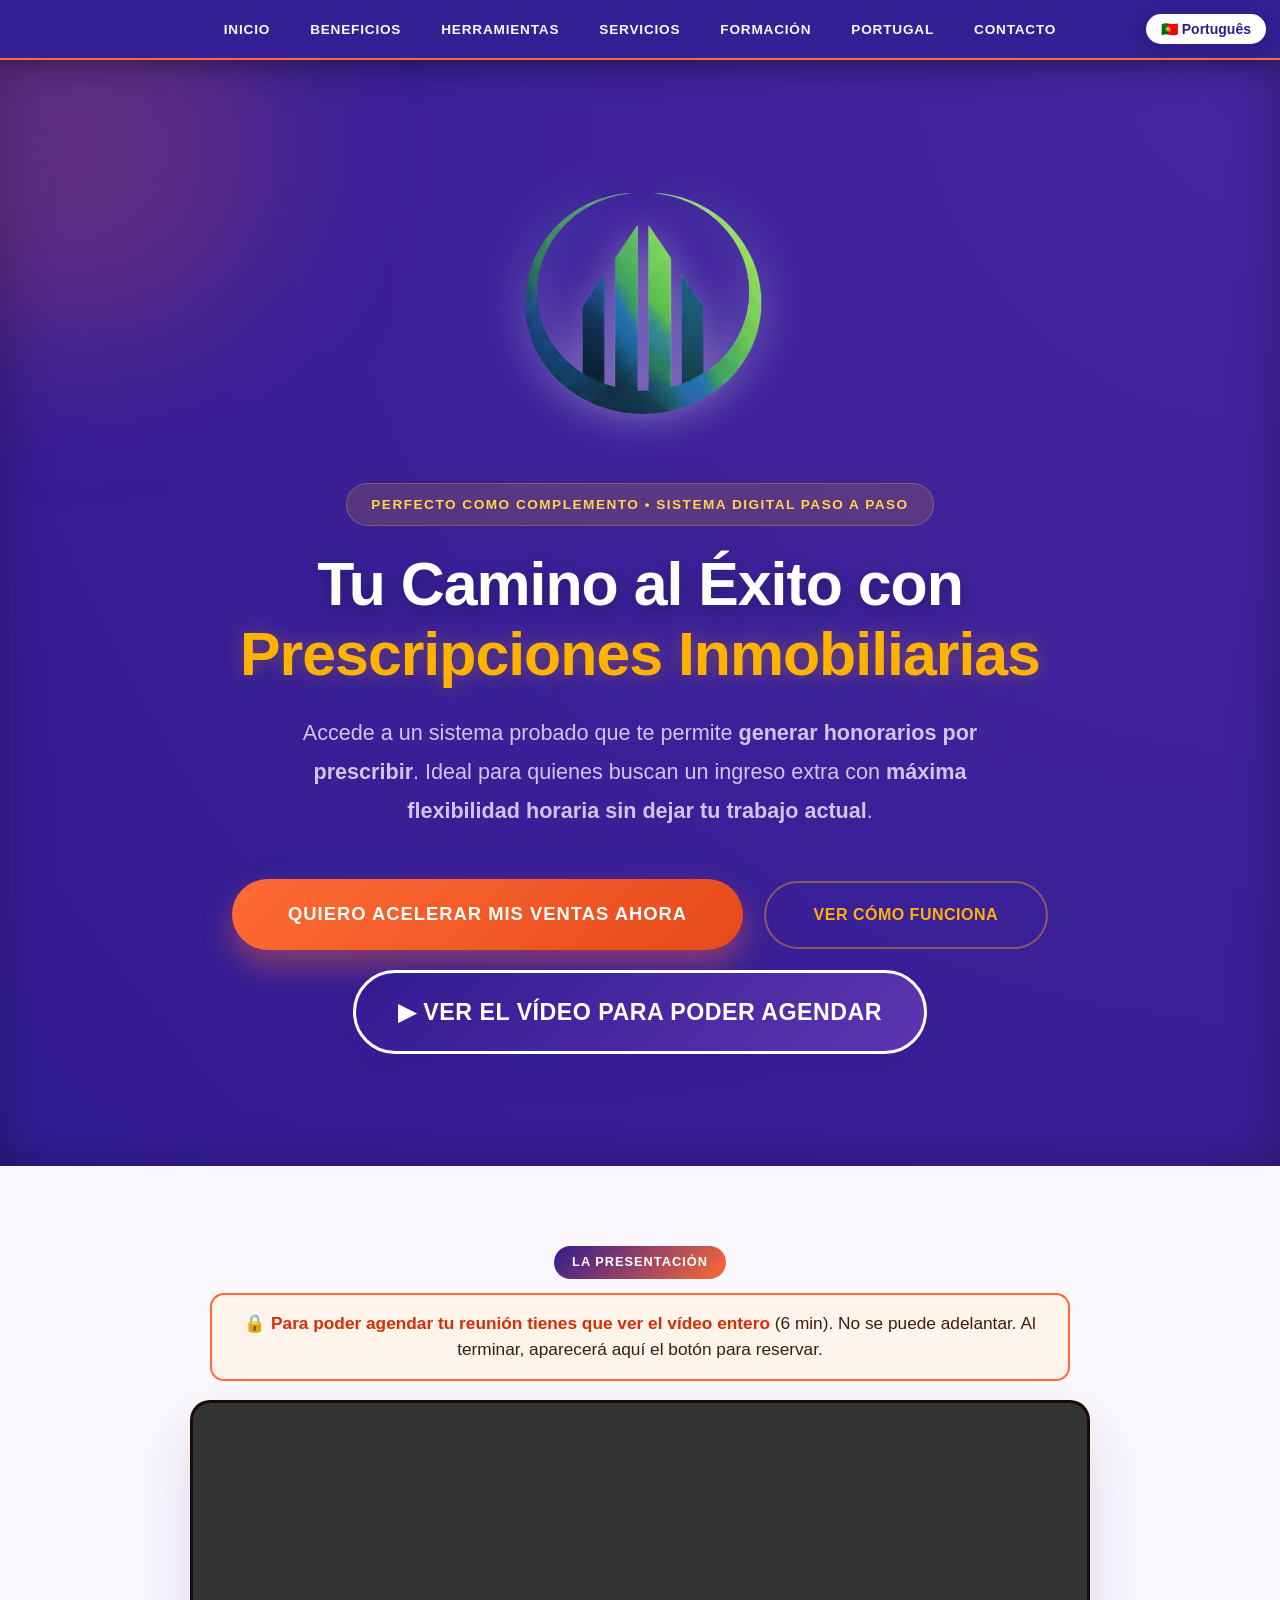
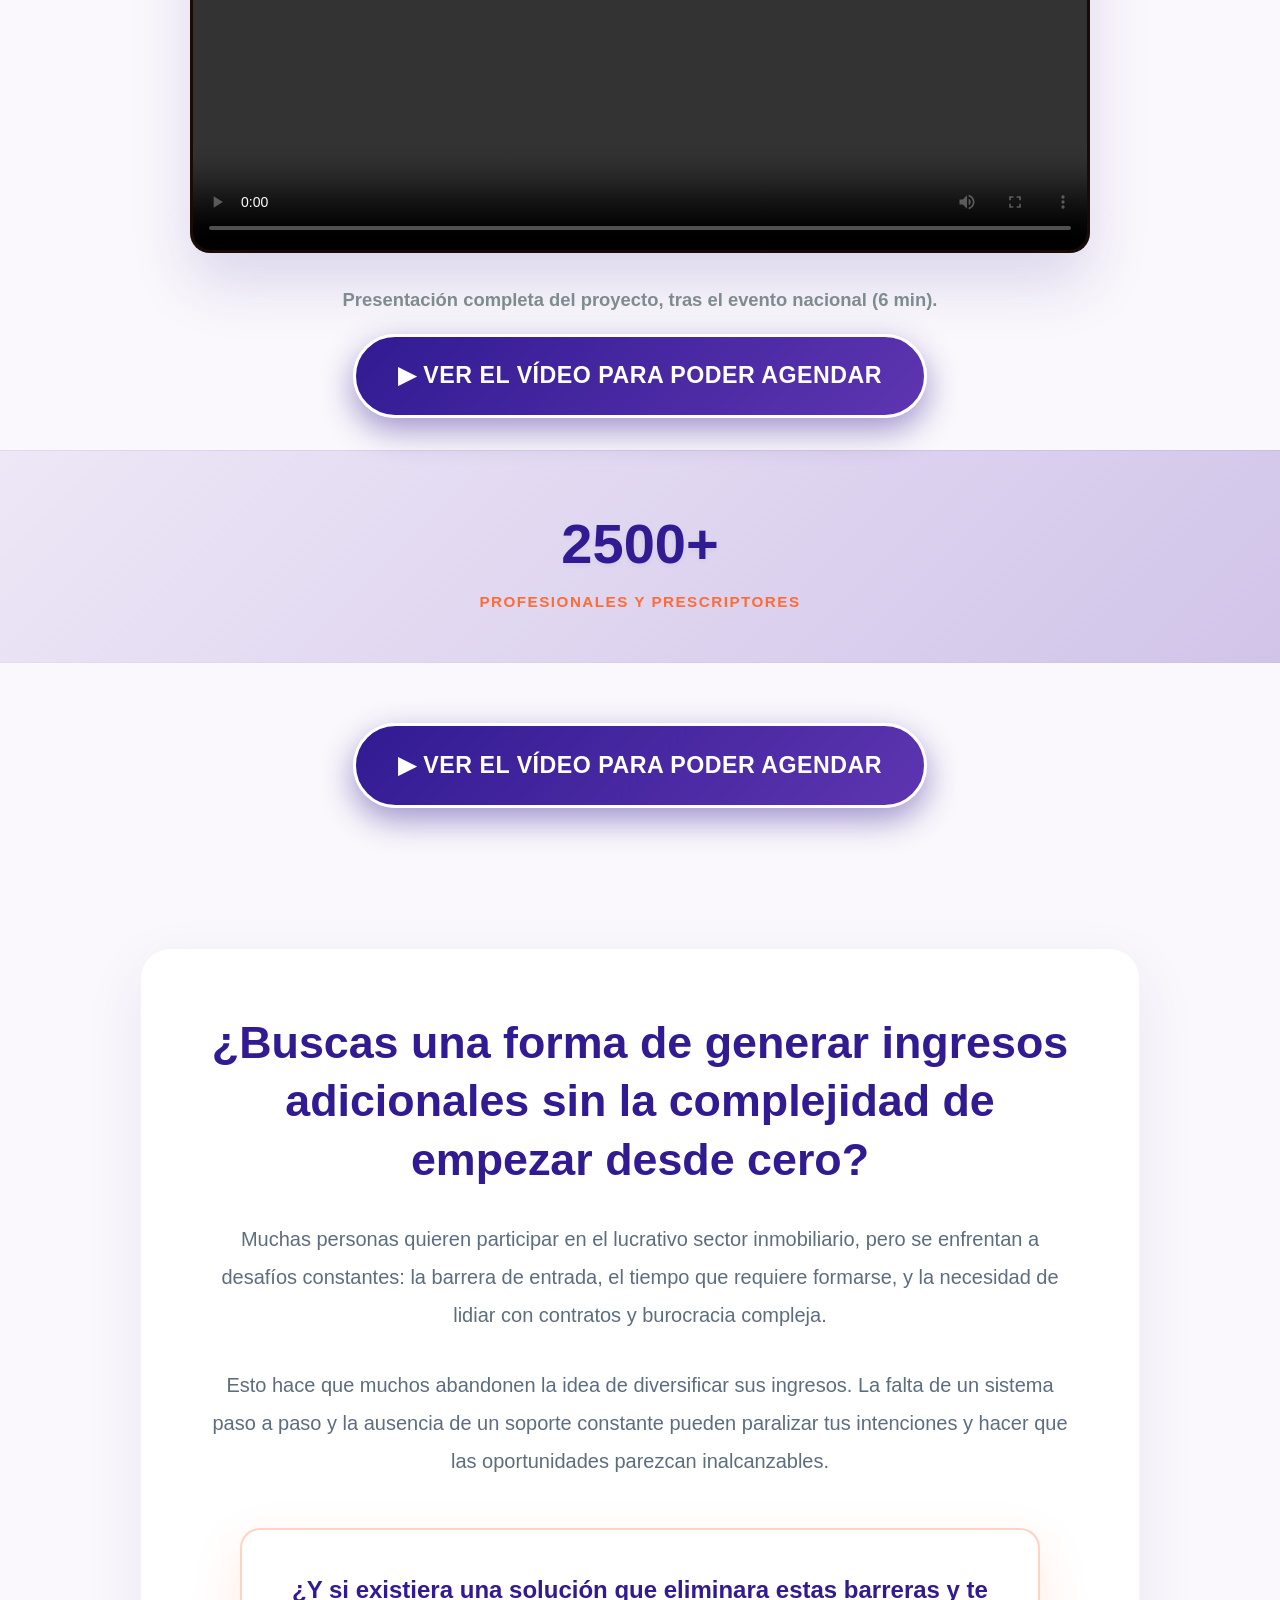
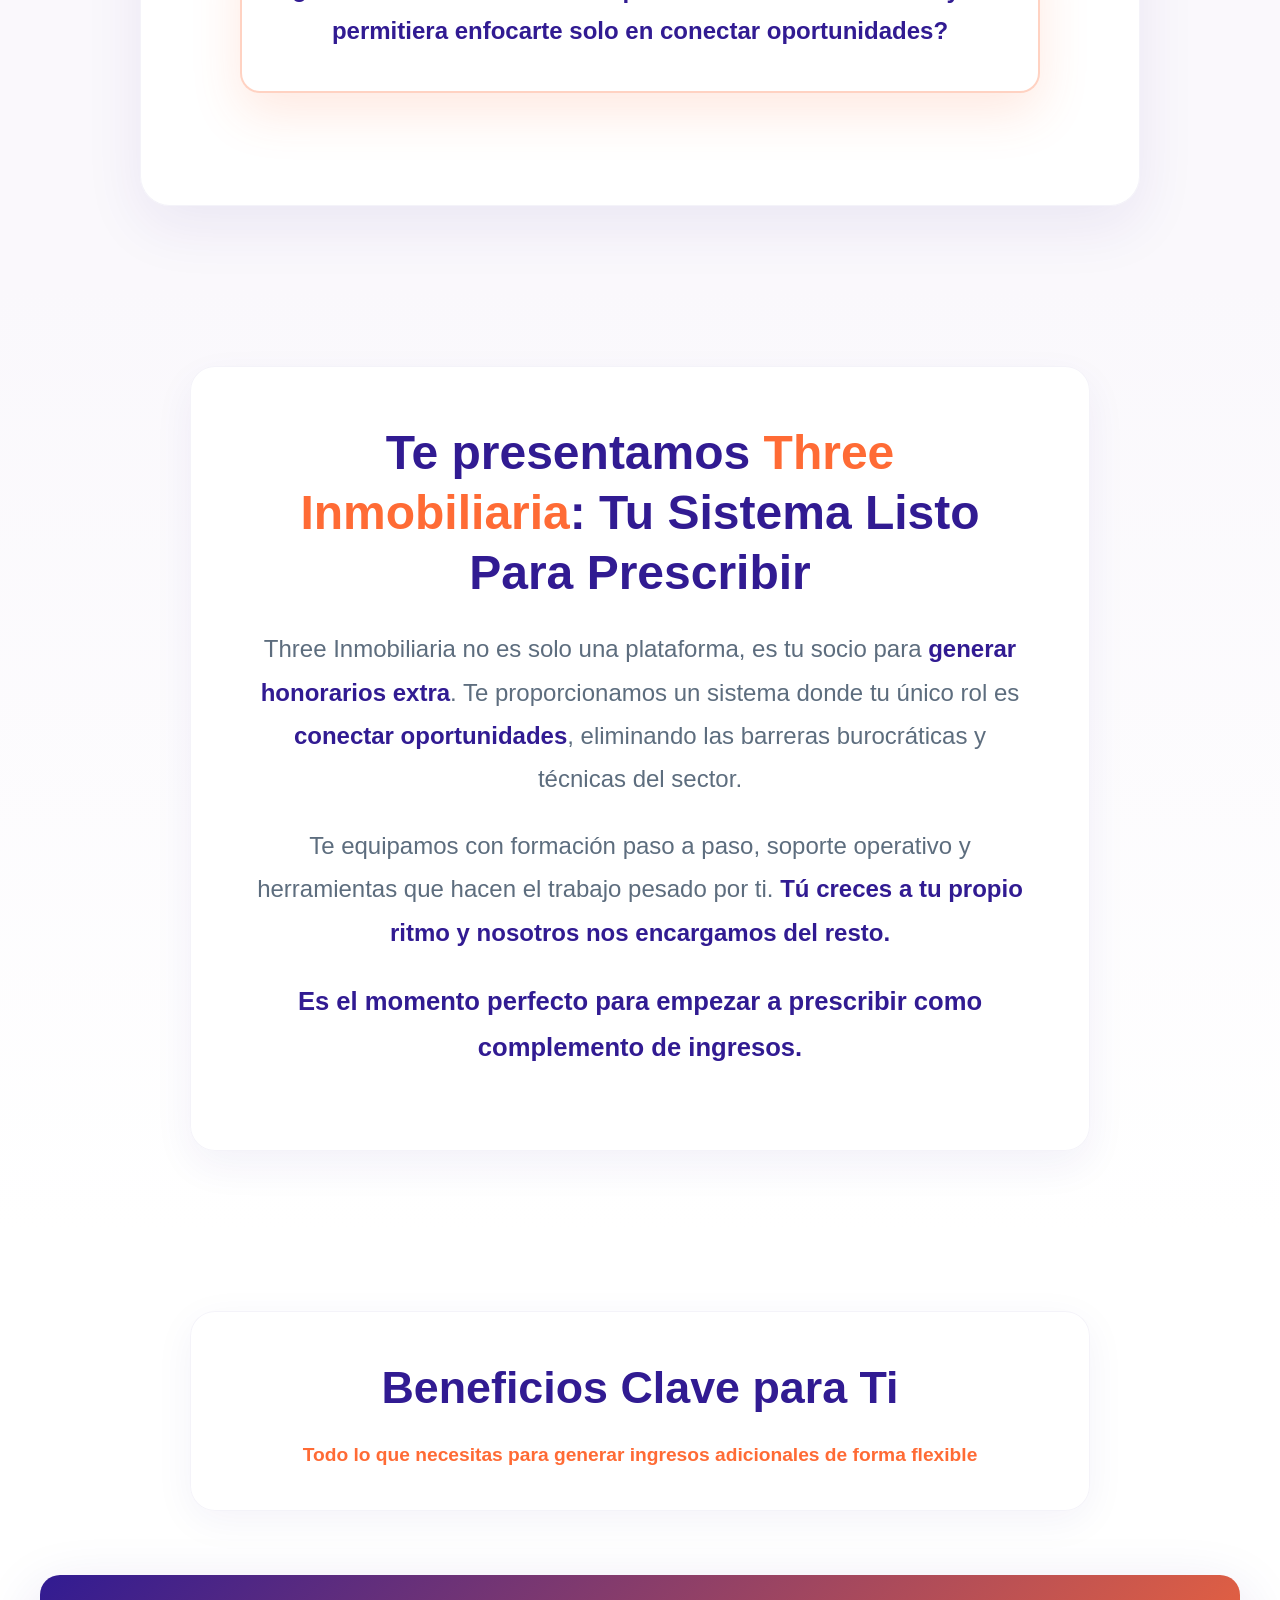
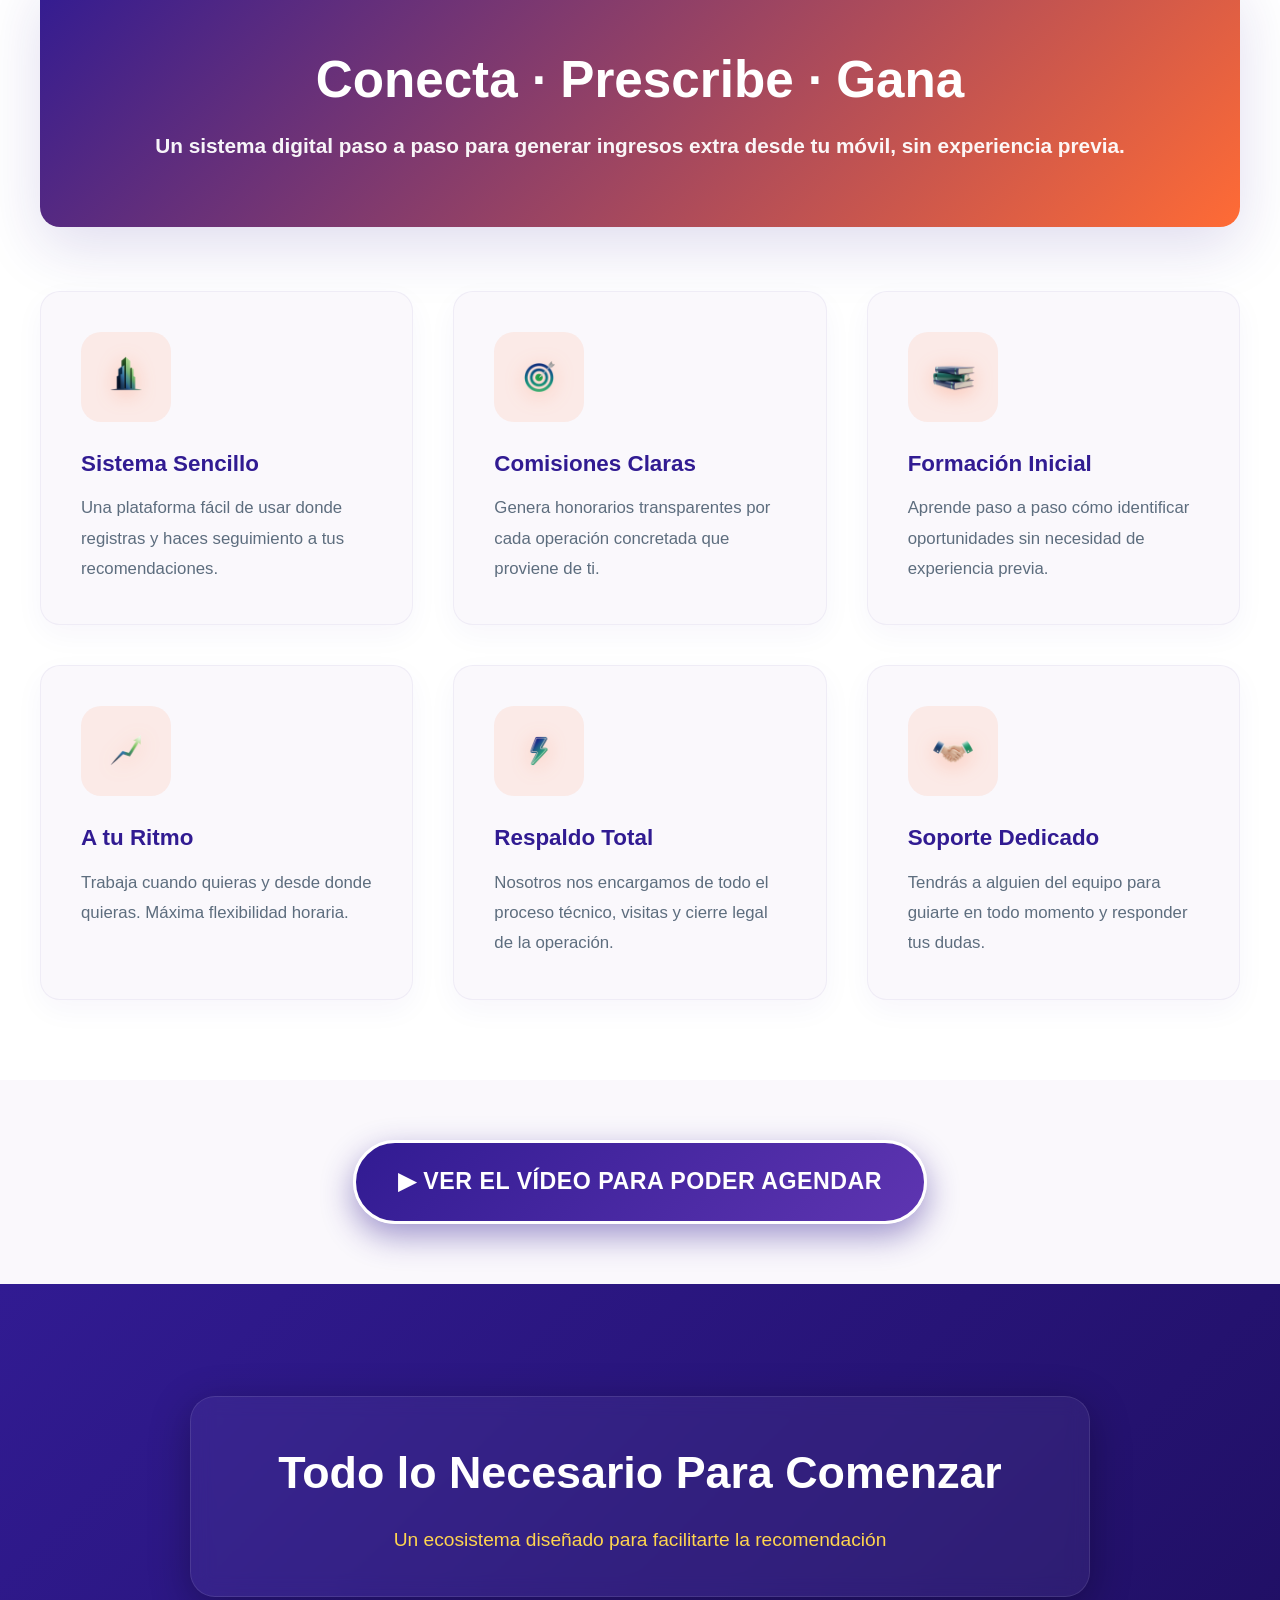
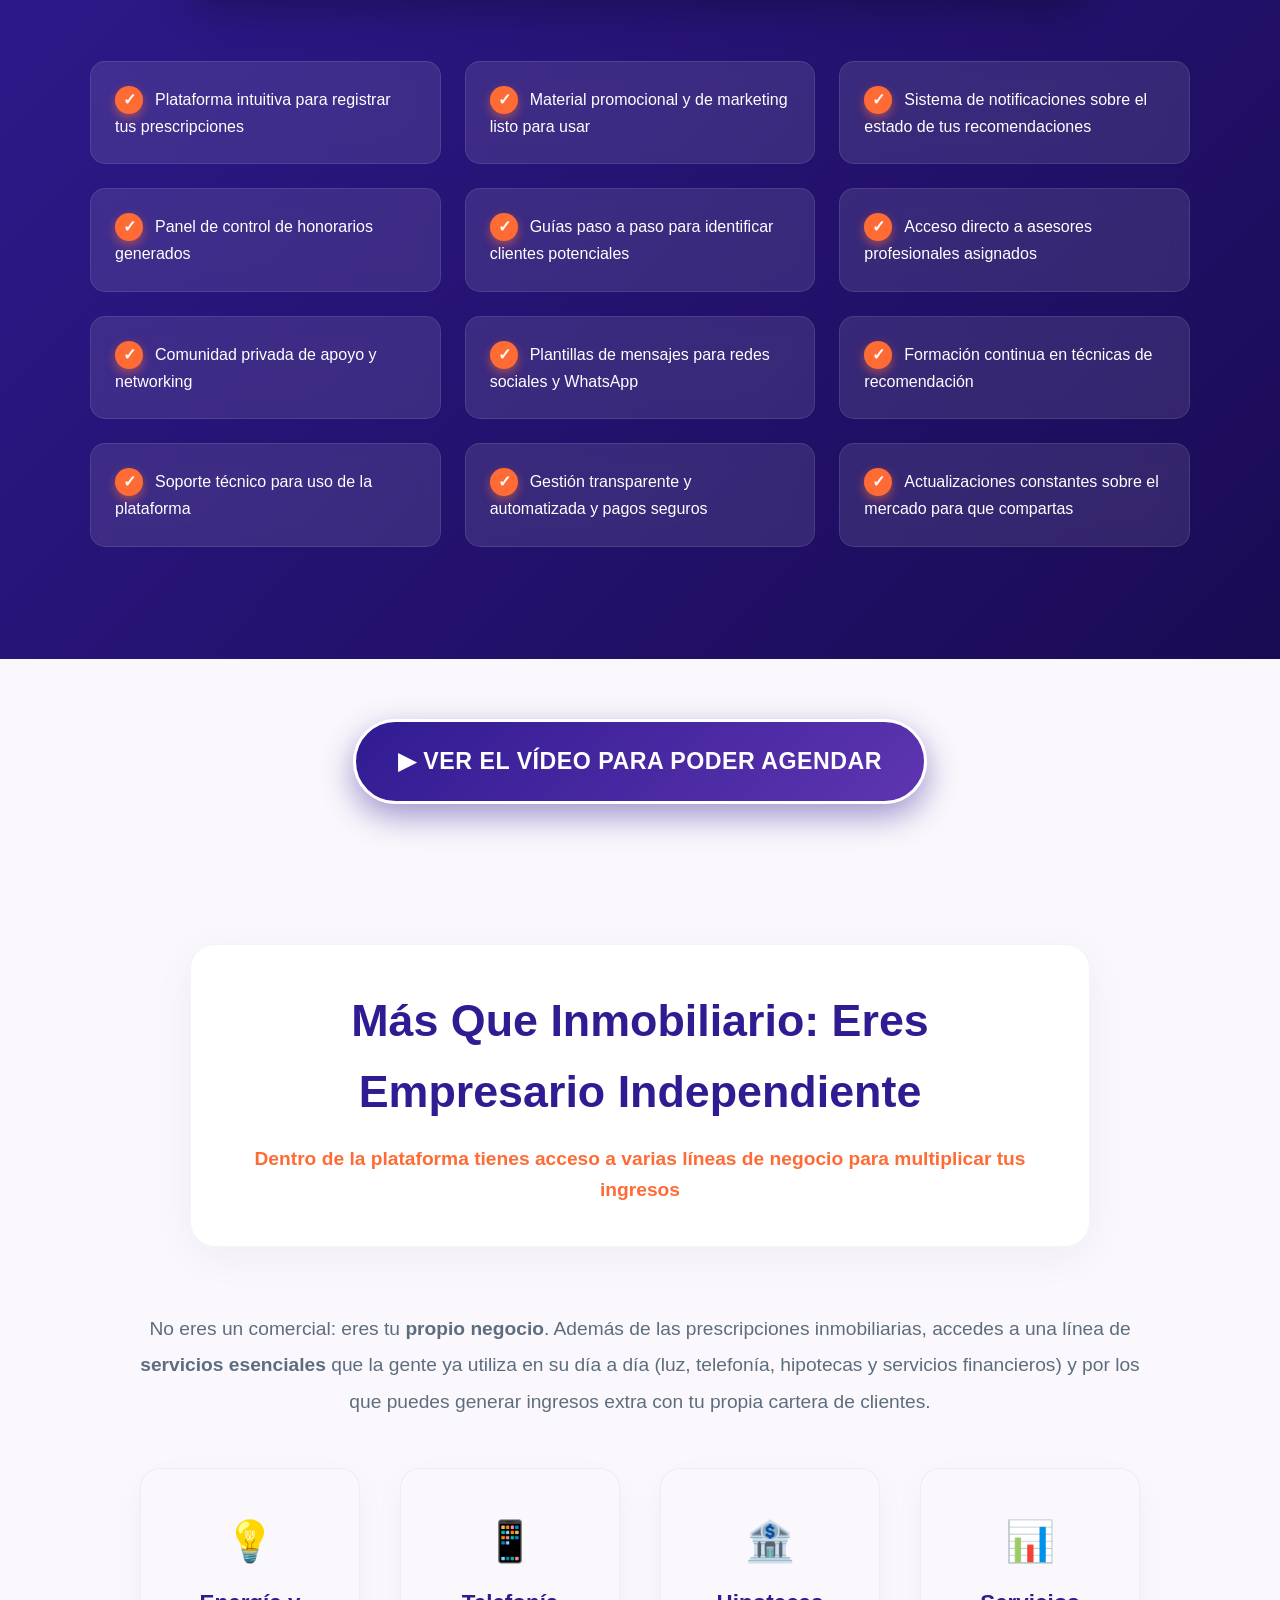
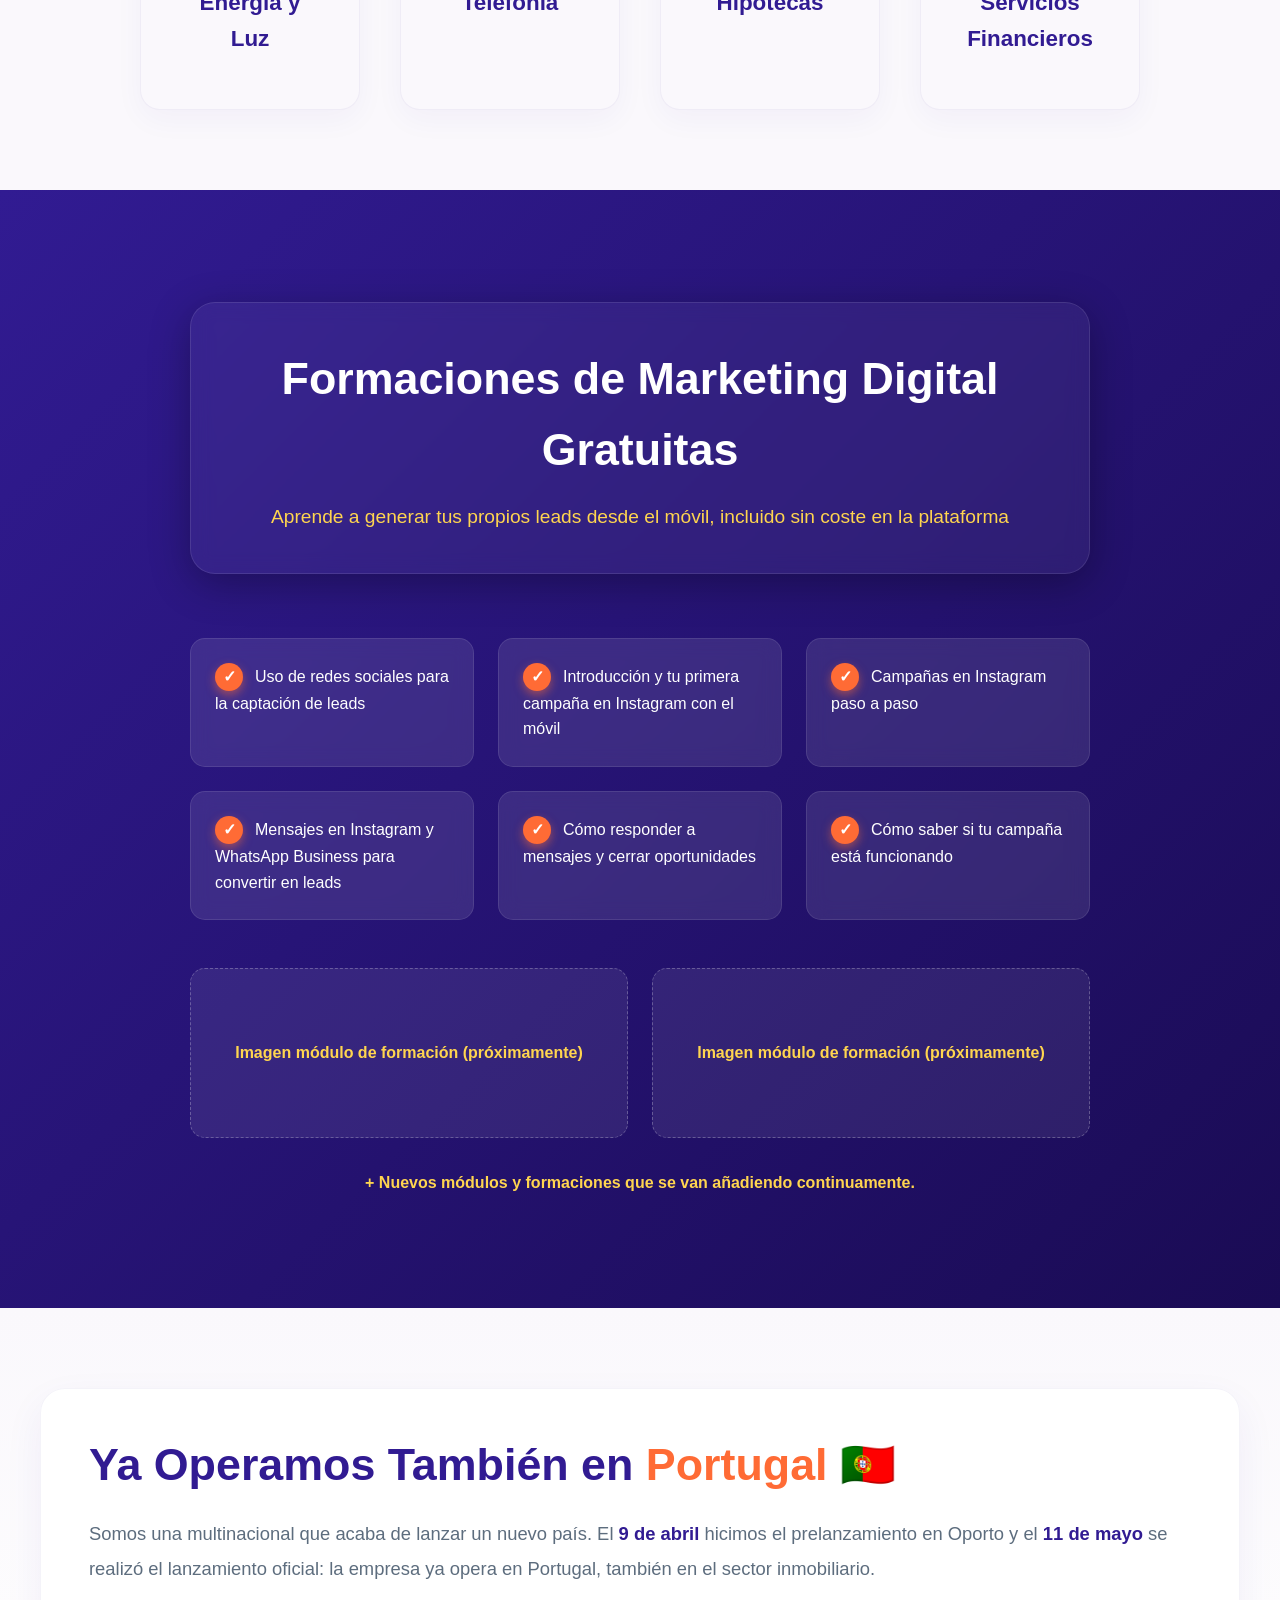
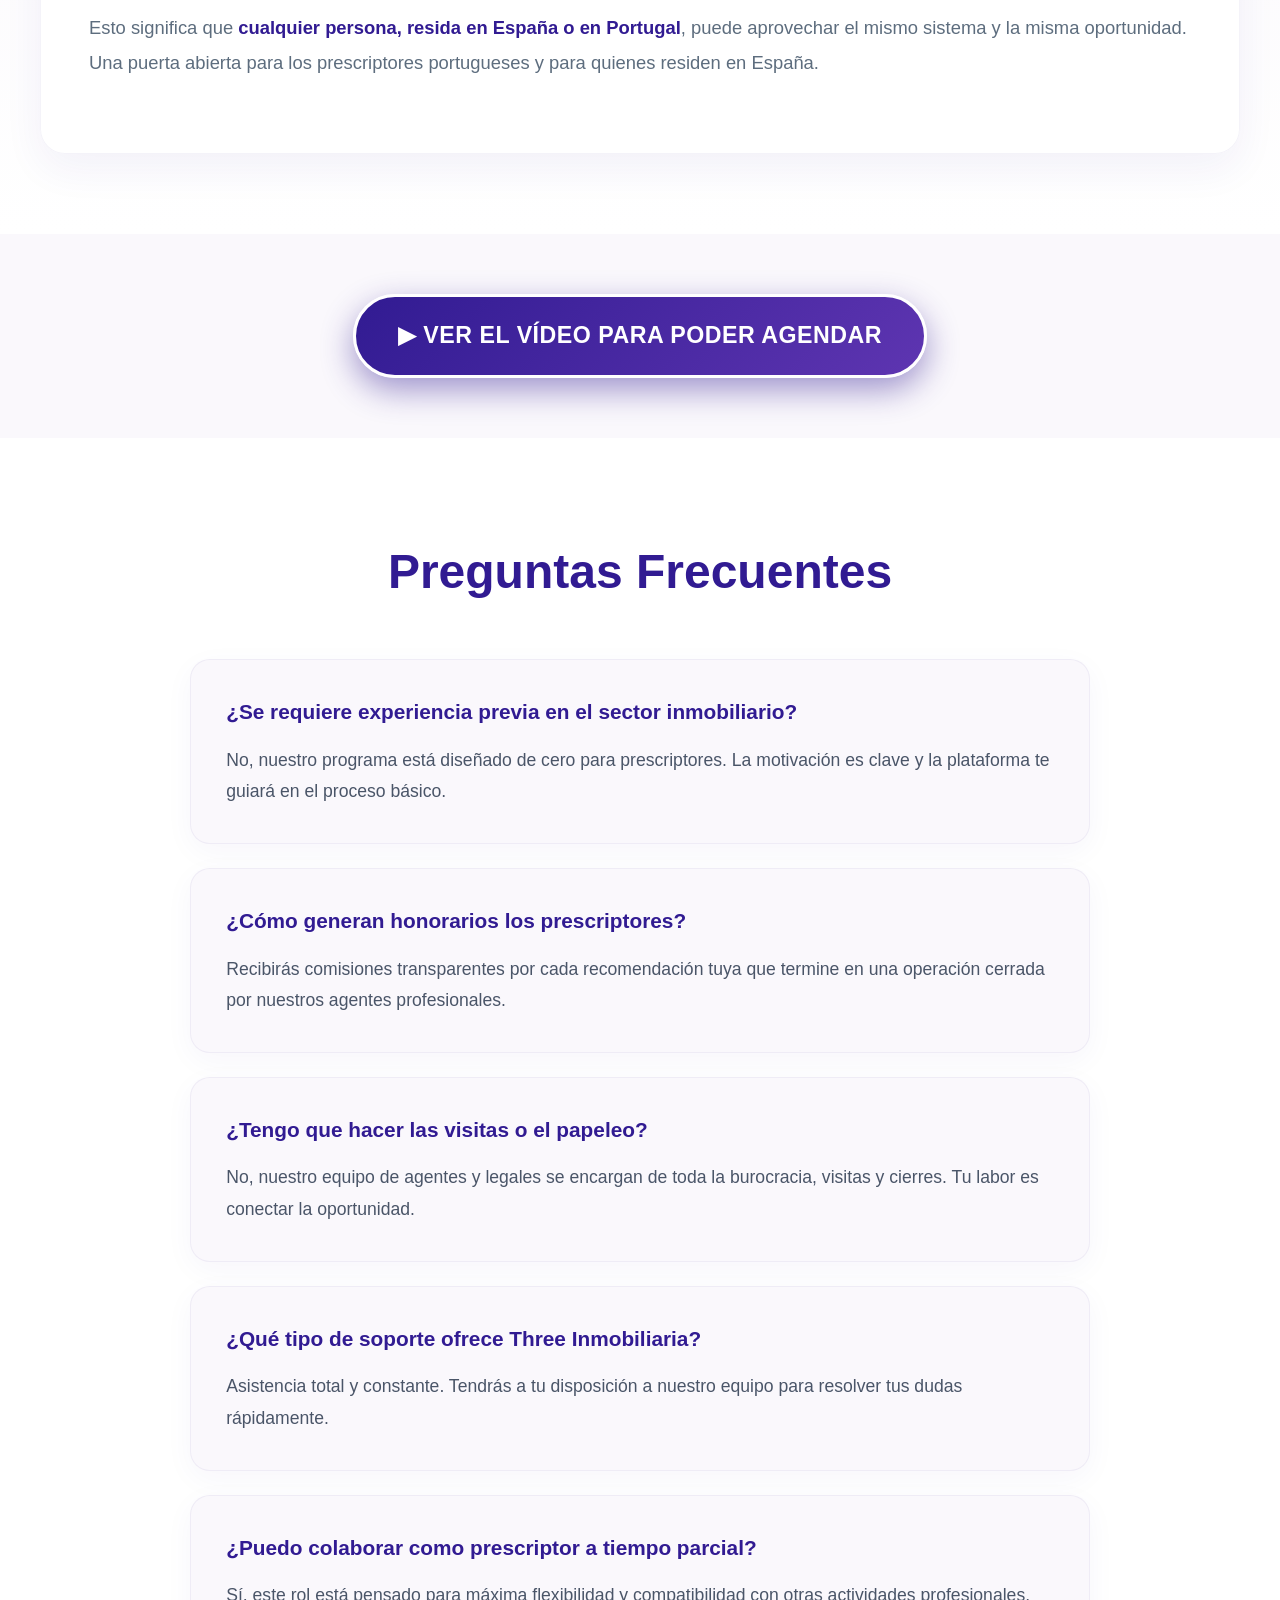
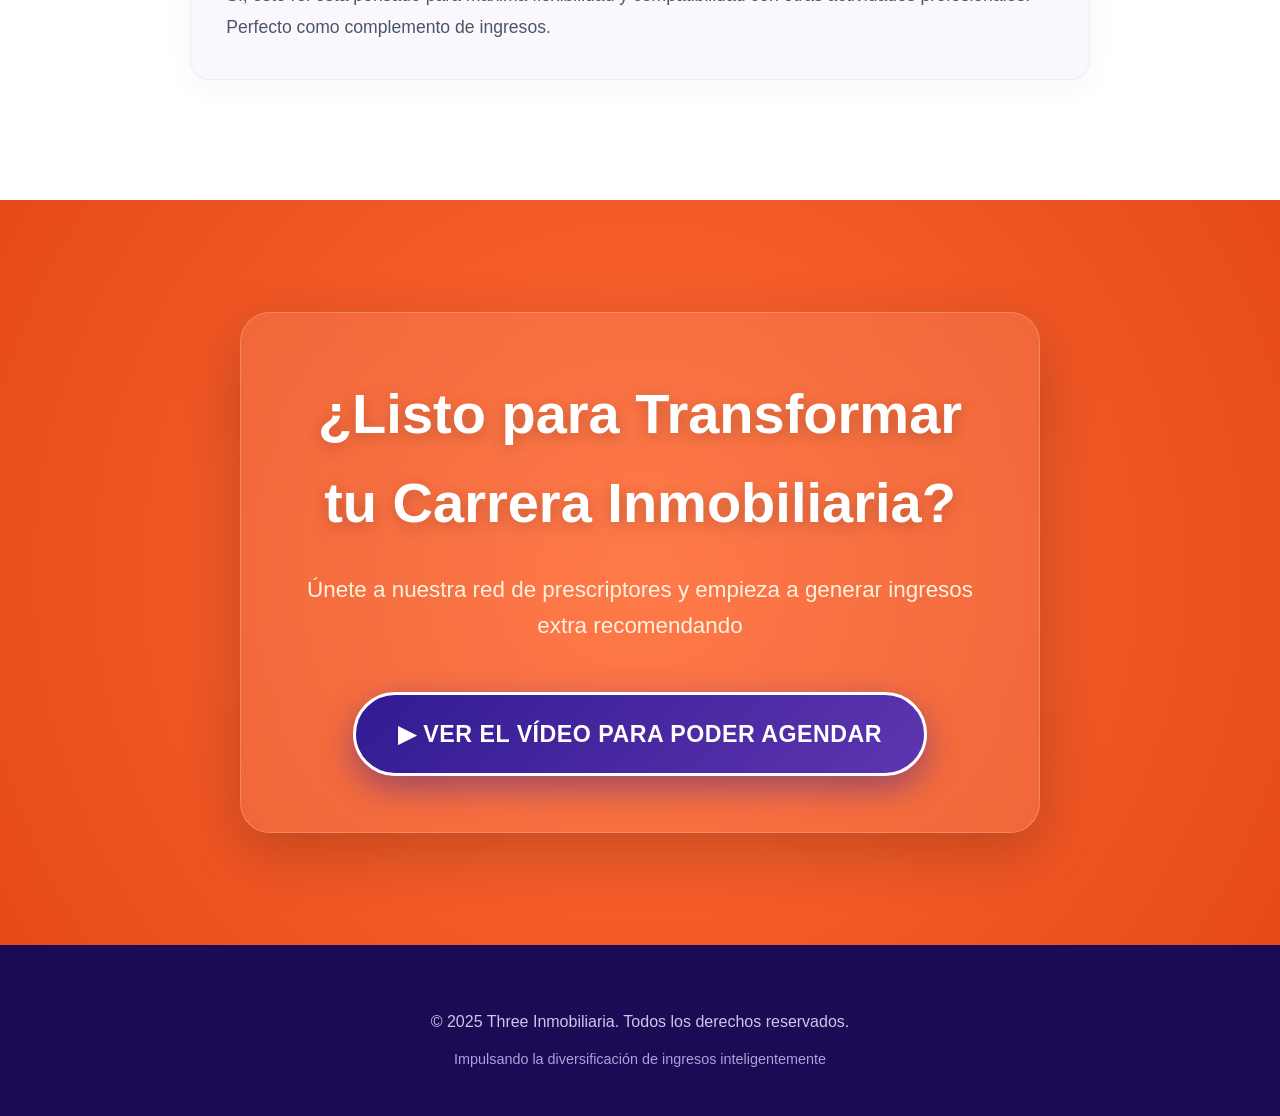
<file: index.html>
<!DOCTYPE html>
<html lang="es"><head><meta http-equiv="Content-Type" content="text/html; charset=UTF-8">
  
  <meta name="viewport" content="width=device-width, initial-scale=1.0">
  <title>Three Inmobiliaria - Genera Ingresos Extra con Prescripciones Inmobiliarias</title>
  <meta name="description" content="Únete a Three Inmobiliaria como Prescriptor. Genera honorarios por prescripciones inmobiliarias a tu ritmo, conectando oportunidades sin experiencia previa.">
  
  <link href="https://assets.calendly.com/assets/external/widget.css" rel="stylesheet">
  <script src="https://assets.calendly.com/assets/external/widget.js" type="text/javascript" async></script>
  
  <style>
    * {
      margin: 0;
      padding: 0;
      box-sizing: border-box;
    }
    
    body {
      font-family: -apple-system, BlinkMacSystemFont, 'Segoe UI', Roboto, 'Helvetica Neue', Arial, sans-serif;
      line-height: 1.6;
      color: #2c3e50;
      overflow-x: hidden;
      background: #faf8fc; /* Slightly warmer gray/purple background */
    }

    /* NAVIGATION */
    nav {
      background: rgba(49, 27, 146, 0.98); /* Deep Purple */
      backdrop-filter: blur(10px);
      padding: 1rem 0;
      position: sticky;
      top: 0;
      z-index: 1000;
      box-shadow: 0 4px 20px rgba(0,0,0,0.25);
      border-bottom: 2px solid #FF6B35; /* Orange underline for contrast */
    }
    
    nav ul {
      display: flex;
      justify-content: center;
      align-items: center;
      gap: 2.5rem;
      list-style: none;
      max-width: 1200px;
      margin: 0 auto;
      padding: 0 2rem;
      flex-wrap: wrap;
    }
    
    nav a {
      color: #F8F9F9;
      text-decoration: none;
      font-weight: 700;
      font-size: 0.95rem;
      transition: all 0.3s;
      letter-spacing: 0.8px;
      text-transform: uppercase;
      font-size: 0.85rem;
    }
    
    nav a:hover {
      color: #FFB300;
      text-shadow: 0 0 10px rgba(255, 179, 0, 0.4);
    }

    /* HERO SECTION - DARK MODE */
    .hero {
      background: radial-gradient(circle at top right, #4527A0 0%, #311B92 100%);
      position: relative;
      color: #ffffff;
      padding: 7rem 2rem;
      text-align: center;
      overflow: hidden;
      box-shadow: inset 0 0 50px rgba(0,0,0,0.3);
    }
    
    /* Decorative glowing orb in hero */
    .hero::before {
      content: '';
      position: absolute;
      top: -10%;
      left: -10%;
      width: 400px;
      height: 400px;
      background: rgba(255, 107, 53, 0.2);
      border-radius: 50%;
      filter: blur(80px);
      z-index: 1;
    }
    
    .hero-content {
      max-width: 1000px;
      margin: 0 auto;
      position: relative;
      z-index: 2;
    }
    
    .hero-logo {
      max-width: 280px;
      margin: 0 auto 2.5rem;
      display: block;
      filter: drop-shadow(0 0 20px rgba(255,255,255,0.4)) brightness(1.2);
      animation: logoFloat 3s ease-in-out infinite;
    }
    
    @keyframes logoFloat {
      0%, 100% { transform: translateY(0px); }
      50% { transform: translateY(-10px); }
    }
    
    .hero-badge {
      display: inline-block;
      background: rgba(255, 179, 0, 0.15);
      padding: 0.6rem 1.5rem;
      border-radius: 50px;
      font-size: 0.85rem;
      font-weight: 800;
      margin-bottom: 1.5rem;
      backdrop-filter: blur(10px);
      border: 1px solid rgba(255, 179, 0, 0.3);
      letter-spacing: 1.5px;
      text-transform: uppercase;
      color: #FFD54F;
    }
    
    .hero h1 {
      font-size: 3.8rem;
      font-weight: 900;
      margin-bottom: 1.5rem;
      line-height: 1.15;
      letter-spacing: -1px;
      text-shadow: 0 4px 15px rgba(0,0,0,0.3);
      color: #ffffff;
    }
    
    .hero h1 .highlight {
      color: #FFB300; /* Warm Accent */
      display: block;
      font-weight: 800;
      text-shadow: 0 0 20px rgba(255, 179, 0, 0.3);
    }
    
    .hero p {
      font-size: 1.35rem;
      margin-bottom: 3rem;
      max-width: 750px;
      margin-left: auto;
      margin-right: auto;
      line-height: 1.8;
      color: #D1C4E9;
    }
    
    .cta-primary {
      display: inline-block;
      background: linear-gradient(135deg, #FF6B35 0%, #E64A19 100%);
      color: #fff;
      padding: 1.3rem 3.5rem;
      border-radius: 50px;
      text-decoration: none;
      font-weight: 800;
      font-size: 1.15rem;
      transition: all 0.3s;
      box-shadow: 0 15px 30px rgba(255, 107, 53, 0.4);
      border: none;
      cursor: pointer;
      text-transform: uppercase;
      letter-spacing: 1px;
    }
    
    .cta-primary:hover {
      transform: translateY(-4px) scale(1.02);
      box-shadow: 0 20px 40px rgba(255, 107, 53, 0.6);
      background: linear-gradient(135deg, #FF8A65 0%, #D84315 100%);
    }
    
    .cta-secondary {
      display: inline-block;
      background: transparent;
      color: #FFB300;
      padding: 1.2rem 3rem;
      border-radius: 50px;
      text-decoration: none;
      font-weight: 700;
      font-size: 1rem;
      margin-left: 1rem;
      border: 2px solid rgba(255, 179, 0, 0.4);
      transition: all 0.3s;
      text-transform: uppercase;
      letter-spacing: 0.5px;
    }
    
    .cta-secondary:hover {
      background: rgba(255, 179, 0, 0.1);
      border-color: #FFB300;
      color: #FFF;
    }

    /* VIDEO SECTION */
    .video-section {
      background: #faf8fc;
      padding: 5rem 2rem 2rem;
      text-align: center;
      position: relative;
    }
    
    .video-container {
      position: relative;
      max-width: 900px;
      margin: 0 auto;
      border-radius: 20px;
      overflow: hidden;
      box-shadow: 0 30px 60px rgba(49, 27, 146, 0.15);
      border: 3px solid rgba(255, 107, 53, 0.1);
      background: #000;
    }
    
    .video-container video {
      width: 100%;
      display: block;
    }
    
    .video-description {
      margin-top: 2rem;
      font-size: 1.15rem;
      color: #7f8c8d;
      position: relative;
      z-index: 1;
      font-weight: 600;
    }

    /* TRUST BAR */
    .trust-bar {
      background: linear-gradient(135deg, #EDE7F6 0%, #D1C4E9 100%);
      padding: 3rem 2rem;
      text-align: center;
      border-top: 1px solid rgba(49, 27, 146, 0.05);
      border-bottom: 1px solid rgba(49, 27, 146, 0.05);
    }
    
    .trust-stats {
      display: flex;
      justify-content: center;
      gap: 5rem;
      max-width: 1000px;
      margin: 0 auto;
      flex-wrap: wrap;
    }
    
    .trust-stat {
      text-align: center;
    }
    
    .trust-stat-number {
      font-size: 3.5rem;
      font-weight: 900;
      color: #311B92;
      display: block;
      text-shadow: 0 2px 5px rgba(0,0,0,0.05);
    }
    
    .trust-stat-label {
      font-size: 0.95rem;
      color: #FF6B35;
      font-weight: 800;
      text-transform: uppercase;
      letter-spacing: 1.5px;
    }

    /* PROBLEM SECTION */
    .problem-section {
      background: #faf8fc;
      padding: 5rem 2rem;
      text-align: center;
      position: relative;
    }
    
    .problem-content {
      position: relative;
      z-index: 1;
      max-width: 1000px;
      margin: 0 auto;
      background: rgba(255, 255, 255, 0.95);
      padding: 4rem;
      border-radius: 30px;
      box-shadow: 0 20px 60px rgba(49, 27, 146, 0.08);
      border: 1px solid rgba(49, 27, 146, 0.05);
    }
    
    .problem-section h2 {
      font-size: 2.8rem;
      margin-bottom: 2rem;
      color: #311B92;
      font-weight: 800;
      line-height: 1.3;
    }
    
    .problem-section p {
      font-size: 1.25rem;
      color: #5d6d7e;
      max-width: 900px;
      margin: 0 auto 2rem;
      line-height: 1.9;
    }
    
    .problem-highlight {
      background: #FFF;
      color: #311B92;
      padding: 2.5rem;
      border-radius: 20px;
      max-width: 800px;
      margin: 3rem auto;
      font-size: 1.5rem;
      font-weight: 800;
      line-height: 1.7;
      box-shadow: 0 20px 50px rgba(255, 107, 53, 0.15);
      border: 2px solid rgba(255, 107, 53, 0.3);
    }

    /* SOLUTION SECTION */
    .solution-section {
      background: linear-gradient(180deg, #faf8fc 0%, #ffffff 100%);
      padding: 5rem 2rem;
      position: relative;
    }
    
    .solution-content {
      max-width: 1200px;
      margin: 0 auto;
      display: grid;
      grid-template-columns: 1fr 1fr;
      gap: 5rem;
      align-items: center;
      position: relative;
      z-index: 1;
    }
    
    .solution-text {
      background: rgba(255, 255, 255, 0.95);
      padding: 3rem;
      border-radius: 25px;
      box-shadow: 0 15px 40px rgba(49, 27, 146, 0.06);
      border: 1px solid rgba(49, 27, 146, 0.05);
    }
    
    .solution-text h2 {
      font-size: 2.8rem;
      margin-bottom: 1.5rem;
      color: #311B92;
      font-weight: 900;
      line-height: 1.25;
    }
    
    .solution-text h2 .accent {
      color: #FF6B35;
    }
    
    .solution-text p {
      font-size: 1.15rem;
      color: #5d6d7e;
      margin-bottom: 1.5rem;
      line-height: 1.9;
    }
    
    .solution-text strong {
      color: #311B92;
    }
    
    .solution-image {
      position: relative;
    }
    
    .solution-image video {
      width: 100%;
      border-radius: 20px;
      box-shadow: 0 30px 60px rgba(49, 27, 146, 0.15);
      border: 2px solid rgba(255, 107, 53, 0.1);
    }

    /* BENEFITS SECTION */
    .benefits-section {
      background: #ffffff;
      padding: 5rem 2rem;
      position: relative;
    }
    
    .benefits-header {
      text-align: center;
      max-width: 900px;
      margin: 0 auto 4rem;
      position: relative;
      z-index: 1;
      background: rgba(255, 255, 255, 0.95);
      padding: 2.5rem;
      border-radius: 25px;
      box-shadow: 0 10px 40px rgba(49, 27, 146, 0.05);
      border: 1px solid rgba(49, 27, 146, 0.05);
    }
    
    .benefits-header h2 {
      font-size: 2.8rem;
      margin-bottom: 1rem;
      color: #311B92;
      font-weight: 900;
    }
    
    .benefits-header p {
      font-size: 1.2rem;
      color: #FF6B35;
      font-weight: 600;
    }
    
    .benefits-visual {
      max-width: 1200px;
      margin: 0 auto 4rem;
      position: relative;
      z-index: 1;
    }
    
    .benefits-visual video {
      width: 100%;
      border-radius: 20px;
      box-shadow: 0 20px 60px rgba(49, 27, 146, 0.1);
      border: 2px solid rgba(49, 27, 146, 0.05);
    }
    
    .benefits-grid {
      max-width: 1200px;
      margin: 3rem auto 0;
      display: grid;
      grid-template-columns: repeat(auto-fit, minmax(300px, 1fr));
      gap: 2.5rem;
      position: relative;
      z-index: 1;
    }
    
    .benefit-card {
      background: #faf8fc;
      padding: 2.5rem;
      border-radius: 20px;
      transition: all 0.4s cubic-bezier(0.175, 0.885, 0.32, 1.275);
      border: 1px solid rgba(49, 27, 146, 0.05);
      box-shadow: 0 10px 30px rgba(49, 27, 146, 0.04);
    }
    
    .benefit-card:hover {
      transform: translateY(-10px);
      border-color: rgba(255, 107, 53, 0.3);
      box-shadow: 0 25px 60px rgba(255, 107, 53, 0.12);
      background: #fff;
    }
    
    .benefit-icon-container {
      display: flex;
      align-items: center;
      justify-content: center;
      height: 90px;
      margin-bottom: 1.5rem;
      padding: 15px;
      background: rgba(255, 107, 53, 0.1);
      border-radius: 20px;
      width: 90px;
    }
    
    .benefit-icon-img {
      width: auto;
      height: 60px;
      max-width: 80px;
      object-fit: contain;
      filter: drop-shadow(0 4px 10px rgba(255, 107, 53, 0.3));
    }
    
    .benefit-card h3 {
      font-size: 1.4rem;
      margin-bottom: 0.75rem;
      color: #311B92;
      font-weight: 800;
    }
    
    .benefit-card p {
      color: #5d6d7e;
      line-height: 1.8;
      font-size: 1.05rem;
    }

    /* TOOLS SECTION */
    .tools-section {
      background: linear-gradient(135deg, #311B92 0%, #1a0b54 100%);
      color: #ffffff;
      padding: 7rem 2rem;
      position: relative;
    }
    
    .tools-header {
      text-align: center;
      margin-bottom: 3rem;
      position: relative;
      z-index: 1;
      max-width: 900px;
      margin: 0 auto 4rem;
      background: rgba(255, 255, 255, 0.05);
      padding: 2.5rem;
      border-radius: 25px;
      box-shadow: 0 10px 40px rgba(0,0,0,0.3);
      border: 1px solid rgba(255, 255, 255, 0.1);
      backdrop-filter: blur(10px);
    }
    
    .tools-header h2 {
      font-size: 2.8rem;
      margin-bottom: 1rem;
      font-weight: 900;
      color: #ffffff;
    }
    
    .tools-header p {
      font-size: 1.2rem;
      color: #FFD54F;
    }
    
    .tools-grid {
      max-width: 1100px;
      margin: 0 auto;
      display: grid;
      grid-template-columns: repeat(auto-fit, minmax(280px, 1fr));
      gap: 1.5rem;
      position: relative;
      z-index: 1;
    }
    
    .tool-item {
      background: rgba(255, 255, 255, 0.1);
      padding: 1.5rem;
      border-radius: 15px;
      backdrop-filter: blur(10px);
      border: 1px solid rgba(255, 255, 255, 0.1);
      transition: all 0.3s;
      color: #ffffff;
      font-weight: 500;
    }
    
    .tool-item:hover {
      background: rgba(255, 255, 255, 0.15);
      transform: translateX(8px);
      border-color: rgba(255, 107, 53, 0.5);
      box-shadow: 0 10px 30px rgba(255, 107, 53, 0.2);
    }
    
    .tool-item::before {
      content: '✓';
      display: inline-block;
      background: #FF6B35;
      color: #fff;
      width: 28px;
      height: 28px;
      border-radius: 50%;
      text-align: center;
      line-height: 28px;
      margin-right: 0.75rem;
      font-weight: 900;
      box-shadow: 0 4px 10px rgba(255, 107, 53, 0.5);
    }

    /* TESTIMONIALS */
    .testimonials-section {
      background: #faf8fc;
      padding: 5rem 2rem;
      position: relative;
    }
    
    .testimonials-header {
      text-align: center;
      margin-bottom: 3rem;
      position: relative;
      z-index: 1;
      max-width: 900px;
      margin: 0 auto 3rem;
      background: rgba(255, 255, 255, 0.95);
      padding: 2.5rem;
      border-radius: 25px;
      box-shadow: 0 10px 35px rgba(49, 27, 146, 0.05);
      border: 1px solid rgba(49, 27, 146, 0.05);
    }
    
    .testimonials-header h2 {
      font-size: 2.8rem;
      margin-bottom: 1rem;
      color: #311B92;
      font-weight: 900;
    }
    
    .testimonials-header p {
      font-size: 1.2rem;
      color: #FF6B35;
      font-weight: 600;
    }
    
    .testimonials-video {
      max-width: 900px;
      margin: 0 auto 4rem;
      position: relative;
      border-radius: 20px;
      overflow: hidden;
      box-shadow: 0 25px 60px rgba(49, 27, 146, 0.15);
      border: 2px solid rgba(49, 27, 146, 0.05);
      z-index: 1;
    }
    
    .testimonials-video video {
      width: 100%;
      display: block;
    }
    
    .testimonials-grid {
      max-width: 1200px;
      margin: 3rem auto 0;
      display: grid;
      grid-template-columns: repeat(auto-fit, minmax(340px, 1fr));
      gap: 2.5rem;
      position: relative;
      z-index: 1;
    }
    
    .testimonial-card {
      background: #ffffff;
      padding: 2.5rem;
      border-radius: 20px;
      box-shadow: 0 15px 40px rgba(49, 27, 146, 0.06);
      border-top: 5px solid #FF6B35;
      transition: all 0.3s;
    }
    
    .testimonial-card:hover {
      transform: translateY(-8px);
      box-shadow: 0 25px 60px rgba(49, 27, 146, 0.12);
    }
    
    .testimonial-text {
      font-size: 1.1rem;
      color: #4a5568;
      line-height: 1.9;
      margin-bottom: 2rem;
      font-style: italic;
    }
    
    .testimonial-author {
      font-weight: 900;
      color: #311B92;
      font-size: 1.1rem;
    }
    
    .testimonial-role {
      color: #FF6B35;
      font-size: 0.95rem;
      font-weight: 600;
      margin-top: 0.25rem;
    }

    /* FAQ SECTION */
    .faq-section {
      background: #ffffff;
      padding: 6rem 2rem;
      position: relative;
    }
    
    .faq-container {
      max-width: 900px;
      margin: 0 auto;
      position: relative;
      z-index: 1;
    }
    
    .faq-container h2 {
      font-size: 3rem;
      margin-bottom: 3rem;
      text-align: center;
      color: #311B92;
      font-weight: 900;
    }
    
    .faq-item {
      background: #faf8fc;
      padding: 2.2rem;
      border-radius: 20px;
      margin-bottom: 1.5rem;
      box-shadow: 0 8px 30px rgba(49, 27, 146, 0.04);
      border: 1px solid rgba(49, 27, 146, 0.05);
      transition: all 0.3s;
    }
    
    .faq-item:hover {
      border-color: rgba(255, 107, 53, 0.3);
      box-shadow: 0 15px 40px rgba(255, 107, 53, 0.08);
      transform: translateX(5px);
    }
    
    .faq-item h3 {
      color: #311B92;
      font-size: 1.3rem;
      margin-bottom: 1rem;
      font-weight: 800;
    }
    
    .faq-item p {
      color: #4a5568;
      line-height: 1.8;
      font-size: 1.1rem;
    }

    /* FINAL CTA */
    .final-cta {
      background: radial-gradient(circle at center, #FF6B35 0%, #E64A19 100%);
      padding: 7rem 2rem;
      text-align: center;
      position: relative;
    }
    
    .final-cta-content {
      position: relative;
      z-index: 1;
      max-width: 800px;
      margin: 0 auto;
      background: rgba(255, 255, 255, 0.1);
      padding: 3.5rem;
      border-radius: 30px;
      box-shadow: 0 20px 60px rgba(0,0,0,0.2);
      border: 1px solid rgba(255, 255, 255, 0.2);
      backdrop-filter: blur(15px);
    }
    
    .final-cta h2 {
      font-size: 3.5rem;
      margin-bottom: 1.5rem;
      font-weight: 900;
      color: #ffffff;
      text-shadow: 0 4px 15px rgba(0,0,0,0.2);
    }
    
    .final-cta p {
      font-size: 1.4rem;
      margin-bottom: 3rem;
      color: #FFF3E0;
      font-weight: 500;
    }
    
    .contact-options {
      display: flex;
      justify-content: center;
      gap: 2rem;
      flex-wrap: wrap;
    }
    
    .contact-button {
      display: inline-flex;
      align-items: center;
      gap: 0.75rem;
      background: #311B92;
      color: #fff;
      padding: 1.3rem 3.5rem;
      border-radius: 50px;
      text-decoration: none;
      font-weight: 800;
      font-size: 1.1rem;
      transition: all 0.3s;
      box-shadow: 0 15px 30px rgba(49, 27, 146, 0.4);
      text-transform: uppercase;
      letter-spacing: 1px;
    }
    
    .contact-button:hover {
      transform: translateY(-4px) scale(1.02);
      box-shadow: 0 25px 50px rgba(49, 27, 146, 0.6);
      background: #4527A0;
    }
    
    .contact-button.calendly {
      background: linear-gradient(135deg, #7C4DFF 0%, #311B92 100%) !important;
      color: #fff !important;
      border: 3px solid #fff !important;
      padding: 1.6rem 4rem !important;
      font-size: 1.6rem !important;
      font-weight: 900 !important;
      letter-spacing: 1px !important;
      box-shadow: 0 12px 35px rgba(49, 27, 146, 0.55), 0 0 0 4px rgba(124, 77, 255, 0.3) !important;
      text-transform: uppercase;
      transform: scale(1);
      transition: all 0.25s ease-out;
    }

    .contact-button.calendly:hover {
      background: linear-gradient(135deg, #311B92 0%, #1A0B54 100%) !important;
      transform: scale(1.05) !important;
      box-shadow: 0 18px 45px rgba(49, 27, 146, 0.75), 0 0 0 6px rgba(124, 77, 255, 0.35) !important;
    }

    .contact-button.calendly.calendly-revealed {
      animation: pulseCTA 1.6s ease-in-out infinite;
    }

    @keyframes pulseCTA {
      0%, 100% {
        transform: scale(1);
        box-shadow: 0 12px 35px rgba(49, 27, 146, 0.55), 0 0 0 4px rgba(124, 77, 255, 0.3);
      }
      50% {
        transform: scale(1.06);
        box-shadow: 0 18px 50px rgba(49, 27, 146, 0.8), 0 0 0 12px rgba(124, 77, 255, 0.2);
      }
    }

    .cta-intermedio {
      text-align: center;
      margin: 3rem auto;
      padding: 1rem;
    }

    /* CTA Intermedio general */
    .cta-intermedio {
      text-align: center;
      padding: 30px 20px;
      margin: 30px 0;
    }
    .cta-intermedio .calendly {
      background: #FF6B35;
      color: #fff;
      border: 2px solid #FF6B35;
      padding: 1.2rem 3rem;
      border-radius: 50px;
      font-weight: 800;
      font-size: 1.1rem;
      text-transform: uppercase;
      box-shadow: 0 10px 30px rgba(255, 107, 53, 0.3);
      transition: all 0.3s;
    }
    .cta-intermedio .calendly:hover {
      background: #E64A19;
      transform: translateY(-3px);
      box-shadow: 0 15px 40px rgba(255, 107, 53, 0.4);
    }

    /* FOOTER */
    .footer {
      background: #1a0b54;
      color: #D1C4E9;
      padding: 4rem 2rem 2rem;
      text-align: center;
    }
    
    .footer p {
      font-size: 1rem;
      margin-bottom: 0.8rem;
    }
    
    .footer p:last-child {
      color: #b39ddb;
      font-size: 0.9rem;
    }

    /* CTA Flotante */
    .cta-flotante {
      position: fixed;
      bottom: 25px;
      right: 25px;
      z-index: 1000;
      opacity: 0;
      transform: translateY(20px);
      transition: all 0.4s cubic-bezier(0.175, 0.885, 0.32, 1.275);
      display: none;
    }
    
    .cta-flotante.visible {
      opacity: 1;
      transform: translateY(0);
      display: block;
    }
    
    .cta-flotante .calendly {
      background: #FF6B35;
      color: #fff;
      padding: 15px 30px;
      font-size: 16px;
      font-weight: 800;
      border-radius: 50px;
      border: none;
      box-shadow: 0 10px 30px rgba(255, 107, 53, 0.4);
      animation: pulseAlert 2.5s infinite;
      cursor: pointer;
    }
    
    @keyframes pulseAlert {
      0% { box-shadow: 0 0 0 0 rgba(255, 107, 53, 0.6); }
      70% { box-shadow: 0 0 0 20px rgba(255, 107, 53, 0); }
      100% { box-shadow: 0 0 0 0 rgba(255, 107, 53, 0); }
    }

    /* RESPONSIVE */
    @media (max-width: 768px) {
      .hero { padding: 4rem 1.5rem; }
      .hero h1 { font-size: 2.5rem; }
      .hero p { font-size: 1.1rem; }
      .hero::before { width: 250px; height: 250px; }
      
      .cta-secondary {
        display: block;
        margin: 1rem auto 0;
        max-width: 300px;
      }
      
      .solution-content { gap: 3rem; grid-template-columns: 1fr; }
      
      .trust-stats { gap: 2.5rem; }
      .trust-stat-number { font-size: 2.5rem; }
      
      .tools-grid,
      .benefits-grid { grid-template-columns: 1fr; gap: 1.5rem; }
      
      .hero-logo { max-width: 220px; filter: drop-shadow(0 0 15px rgba(255,255,255,0.2)); }
      
      nav ul { gap: 1rem; padding: 0.5rem 1rem; }
      nav a { font-size: 0.75rem; }
      
      h2 { font-size: 2.2rem !important; }
      
      .contact-options { flex-direction: column; align-items: center; }
      .contact-button { width: 100%; max-width: 320px; justify-content: center; }
    }

    /* ═══════════════════════════════════════════════════════════════
       MÁXIMA VISIBILIDAD DEL BOTÓN DE AGENDAR (el paso más importante:
       el 1-a-1 con Arkaitz). Los botones .calendly siguen ocultos hasta
       que el webinar los desbloquea (.calendly-revealed); a partir de ahí
       se hacen ENORMES, laten y el flotante se queda fijo en pantalla para
       que sea imposible no verlo mientras se hace scroll.
       ══════════════════════════════════════════════════════════════ */

    /* Todos los botones desbloqueados laten, no solo el final */
    .calendly.calendly-revealed {
      animation: pulseCTA 1.5s ease-in-out infinite !important;
    }

    /* CTA intermedios: bloques anchos y grandes */
    .cta-intermedio .calendly {
      width: 90% !important;
      max-width: 640px !important;
      padding: 1.7rem 2rem !important;
      font-size: 1.7rem !important;
      font-weight: 900 !important;
      border-width: 3px !important;
      line-height: 1.25 !important;
      box-shadow: 0 14px 40px rgba(255, 107, 53, 0.45) !important;
    }

    /* CTA final: el más grande de todos */
    .final-cta .contact-button.calendly {
      width: 100% !important;
      max-width: 620px !important;
      padding: 1.9rem 2.5rem !important;
      font-size: 1.9rem !important;
    }

    /* Flotante → barra fija centrada, grande y PERSISTENTE tras desbloquear.
       Redefine las reglas de arriba (gana por orden en la cascada). */
    .cta-flotante {
      position: fixed;
      left: 50%;
      right: auto;
      bottom: 20px;
      transform: translateX(-50%) translateY(20px);
      max-width: 92vw;
    }
    .cta-flotante.visible,
    .cta-flotante.cta-persist {
      opacity: 1 !important;
      transform: translateX(-50%) translateY(0) !important;
      display: block !important;
    }
    .cta-flotante .calendly {
      padding: 1.35rem 2.8rem !important;
      font-size: 1.4rem !important;
      font-weight: 900 !important;
      border-radius: 50px !important;
      box-shadow: 0 12px 34px rgba(255, 107, 53, 0.5) !important;
    }

    @media (max-width: 768px) {
      .cta-intermedio .calendly { font-size: 1.3rem !important; padding: 1.4rem 1.2rem !important; width: 94% !important; }
      .final-cta .contact-button.calendly { font-size: 1.4rem !important; padding: 1.5rem 1rem !important; }
      .cta-flotante { width: 94vw; }
      .cta-flotante .calendly { width: 100%; font-size: 1.25rem !important; padding: 1.2rem 1rem !important; }
    }
  </style>
</head>
<body>

  <!-- Botón de idioma ES/PT (lo gestiona traducir.js) -->
  <button id="langToggle" type="button" onclick="window.__toggleLang && window.__toggleLang()" aria-label="Cambiar idioma / Mudar idioma"
    style="position:fixed;top:12px;right:12px;z-index:99999;background:#fff;color:#311B92;border:2px solid #311B92;border-radius:999px;padding:8px 15px;font-weight:800;font-size:14px;cursor:pointer;box-shadow:0 4px 14px rgba(0,0,0,.18);line-height:1;">
    🇵🇹 Português
  </button>

  <nav>
    <ul>
      <li><a href="#inicio">Inicio</a></li>
      <li><a href="#beneficios">Beneficios</a></li>
      <li><a href="#herramientas">Herramientas</a></li>
      <li><a href="#servicios">Servicios</a></li>
      <li><a href="#formacion">Formación</a></li>
      <li><a href="#portugal">Portugal</a></li>
      <!-- <li><a href="#testimonios">Testimonios</a></li> -->  <!-- oculto de momento -->
      <li><a href="#contacto">Contacto</a></li>
    </ul>
  </nav>

  <section id="inicio" class="hero">
    <div class="hero-content">
      <img src="formatoPNG.png" alt="Three Inmobiliaria Logo" class="hero-logo">
      <div class="hero-badge">Perfecto como complemento • Sistema Digital Paso a Paso</div>
      <h1>
        Tu Camino al Éxito con <span class="highlight">Prescripciones Inmobiliarias</span>
      </h1>
      <p>Accede a un sistema probado que te permite <strong>generar honorarios por prescribir</strong>. Ideal para quienes buscan un ingreso extra con <strong>máxima flexibilidad horaria sin dejar tu trabajo actual</strong>.</p>
      <a href="#paso2-webinar" class="cta-primary">Quiero Acelerar Mis Ventas Ahora</a>
      <a href="#beneficios" class="cta-secondary">Ver Cómo Funciona</a>
      <div style="margin-top: 20px;">
        <button onclick="abrirCalendly()" class="contact-button calendly" style="display: inline-block; border: none; cursor: pointer;">
          AGENDA TU REUNION
        </button>
      </div>
    </div>
  </section>

  <!-- ============ EMBUDO POR PASOS (desbloqueo gradual) ============ -->
  <style id="funnel-styles">
    .paso-badge{display:inline-block;background:linear-gradient(135deg,#311B92,#FF6B35);color:#fff;font-weight:800;letter-spacing:1px;padding:6px 18px;border-radius:999px;margin:0 0 14px;font-size:.8rem;text-transform:uppercase}
    .webinar-wrapper{position:relative;overflow:hidden}
    .webinar-wrapper.locked video{filter:blur(16px) brightness(.45);pointer-events:none;transform:scale(1.05)}
    .webinar-lock{position:absolute;inset:0;z-index:2;display:flex;align-items:center;justify-content:center;text-align:center;background:rgba(20,8,60,.55);border-radius:inherit;transition:opacity .6s ease}
    .webinar-wrapper:not(.locked) .webinar-lock{opacity:0;pointer-events:none}
    .webinar-lock-inner{max-width:440px;padding:1.5rem;color:#fff}
    .webinar-lock .lock-icon{font-size:3.2rem;margin-bottom:.5rem}
    .webinar-lock .lock-title{font-size:1.5rem;font-weight:800;margin-bottom:.5rem}
    .webinar-lock .lock-text{font-size:1.05rem;opacity:.92;line-height:1.5}
    .webinar-unlock-flash{animation:webinarPulse 1s ease 2}
    @keyframes webinarPulse{0%,100%{box-shadow:0 0 0 rgba(255,107,53,0)}50%{box-shadow:0 0 45px rgba(255,107,53,.85)}}

    /* ── Modo PORTUGUÉS (html.pt) ─────────────────────────────────
       La versión portuguesa usa dos vídeos EN PORTUGUÉS: el VSL corto
       (traducir.js cambia #video1 → 1-pt.mp4) y el webinar (traducir.js
       cambia #videoWebinar → portugal.mp4). El embudo funciona igual:
       ver el VSL desbloquea el webinar y al terminarlo aparece el botón.
       Se oculta solo el vídeo duplicado de la sección Portugal (ese vídeo
       ya es el webinar), conservando su texto. */
    html.pt #portugal .solution-image{display:none}
      /* ── Primero el vídeo, después agendar (5-11) ──────────────────
       Hasta ver la presentación ENTERA no aparece ningún botón de
       agendar: en su lugar sale «Ver el vídeo». vsl.js pone
       html.video-visto al terminarla (y lo recuerda en este navegador). */
    html:not(.video-visto) .calendly,
    html:not(.video-visto) .cta-flotante{display:none !important}
    html.video-visto .ver-video,
    html.video-visto .aviso-video{display:none !important}
    .ver-video{display:inline-block;background:linear-gradient(135deg,#311B92,#5E35B1);color:#fff !important;border:3px solid #fff;border-radius:50px;padding:1.3rem 2.6rem;font-size:1.45rem;font-weight:900;letter-spacing:.5px;text-transform:uppercase;text-decoration:none;box-shadow:0 12px 32px rgba(49,27,146,.45);cursor:pointer;animation:pulseCTA 1.6s ease-in-out infinite}
    .aviso-video{max-width:860px;margin:0 auto 1.2rem;background:#fff4ec;border:2px solid #FF6B35;border-radius:14px;padding:1rem 1.2rem;text-align:center;color:#3a1d0f;font-size:1.08rem;line-height:1.5}
    .aviso-video b{color:#D32F00}
    .progreso-video{text-align:center;font-weight:700;color:#311B92;margin-top:.8rem}
    .video-listo{display:none;text-align:center;font-size:1.25rem;font-weight:800;color:#1f7a45;margin-top:1rem}
    html.video-visto .video-listo{display:block}
    @media (max-width:768px){.ver-video{font-size:1.15rem;padding:1.1rem 1.4rem;width:94%}}
  </style>


  <section class="video-section" id="paso2-webinar">
    <span class="paso-badge">La presentación</span>
    <div class="aviso-video">🔒 <b>Para poder agendar tu reunión tienes que ver el vídeo entero</b> (6 min). No se puede adelantar. Al terminar, aparecerá aquí el botón para reservar.</div>
    <div class="video-container webinar-wrapper" id="webinarWrapper">
      <video id="videoWebinar" playsinline="" controls="" preload="metadata">
        <source src="webinar.mp4" type="video/mp4">
        Tu navegador no soporta el elemento de video.
      </video>
    </div>
    <p class="video-description">Presentación completa del proyecto, tras el evento nacional (6 min).</p>
    <p class="progreso-video aviso-video-progreso" id="progresoVideo"></p>
    <p class="video-listo">✅ ¡Listo! Ya puedes agendar tu reunión:</p>
    <div style="text-align:center;margin-top:1.2rem;">
      <button onclick="abrirCalendly()" class="contact-button calendly" style="display:inline-block;padding:14px 28px;font-size:16px;border:none;cursor:pointer;">📅 Apuntarme a la sesión de dudas</button>
    </div>
  </section>

  <div class="trust-bar">
    <div class="trust-stats">
      <div class="trust-stat">
        <span class="trust-stat-number">2500+</span>
        <span class="trust-stat-label">Profesionales y Prescriptores</span>
      </div>
    </div>
  </div>

  <div class="cta-intermedio">
    <button onclick="abrirCalendly()" class="calendly" style="border: none; cursor: pointer;">
      AGENDA TU REUNION
    </button>
  </div>

  <section class="problem-section">
    <div class="problem-content">
      <h2>¿Buscas una forma de generar ingresos adicionales sin la complejidad de empezar desde cero?</h2>
      <p>Muchas personas quieren participar en el lucrativo sector inmobiliario, pero se enfrentan a desafíos constantes: la barrera de entrada, el tiempo que requiere formarse, y la necesidad de lidiar con contratos y burocracia compleja.</p>
      <p>Esto hace que muchos abandonen la idea de diversificar sus ingresos. La falta de un sistema paso a paso y la ausencia de un soporte constante pueden paralizar tus intenciones y hacer que las oportunidades parezcan inalcanzables.</p>
      <div class="problem-highlight">
        ¿Y si existiera una solución que eliminara estas barreras y te permitiera enfocarte solo en conectar oportunidades?
      </div>
    </div>
  </section>

  <!-- Sección sin vídeo: texto destacado en grande (texto enviado por WhatsApp).
       NOTA: revisa este copy contra el mensaje exacto de WhatsApp y ajústalo si es necesario. -->
  <section class="solution-section">
    <div class="solution-content" style="display:block; max-width:900px; text-align:center;">
      <div class="solution-text" style="padding:3.5rem;">
        <h2 style="font-size:3rem;">Te presentamos <span class="accent">Three Inmobiliaria</span>: Tu Sistema Listo Para Prescribir</h2>
        <p style="font-size:1.5rem; line-height:1.8;">Three Inmobiliaria no es solo una plataforma, es tu socio para <strong>generar honorarios extra</strong>. Te proporcionamos un sistema donde tu único rol es <strong>conectar oportunidades</strong>, eliminando las barreras burocráticas y técnicas del sector.</p>
        <p style="font-size:1.5rem; line-height:1.8;">Te equipamos con formación paso a paso, soporte operativo y herramientas que hacen el trabajo pesado por ti. <strong>Tú creces a tu propio ritmo y nosotros nos encargamos del resto.</strong></p>
        <p style="font-size:1.6rem; line-height:1.8;"><strong>Es el momento perfecto para empezar a prescribir como complemento de ingresos.</strong></p>
      </div>
    </div>
  </section>

  <section id="beneficios" class="benefits-section">
    <div class="benefits-header">
      <h2>Beneficios Clave para Ti</h2>
      <p>Todo lo que necesitas para generar ingresos adicionales de forma flexible</p>
    </div>
    
    <!-- Gráfico/banner en lugar de vídeo (el VSL va en la landing de profesionales) -->
    <div class="benefits-visual">
      <div style="background: linear-gradient(135deg, #311B92 0%, #FF6B35 100%); border-radius: 20px; padding: 4rem 2rem; text-align: center; color: #fff; box-shadow: 0 20px 60px rgba(49, 27, 146, 0.15);">
        <div style="font-size: 3.2rem; font-weight: 900; margin-bottom: 0.5rem;">Conecta · Prescribe · Gana</div>
        <div style="font-size: 1.3rem; font-weight: 600; opacity: 0.95;">Un sistema digital paso a paso para generar ingresos extra desde tu móvil, sin experiencia previa.</div>
      </div>
    </div>
    
    <div class="benefits-grid">
      <div class="benefit-card">
        <div class="benefit-icon-container">
          <img src="icono1.png" alt="Gestión Centralizada" class="benefit-icon-img">
        </div>
        <h3>Sistema Sencillo</h3>
        <p>Una plataforma fácil de usar donde registras y haces seguimiento a tus recomendaciones.</p>
      </div>
      <div class="benefit-card">
        <div class="benefit-icon-container">
          <img src="icono2.png" alt="Captación de Leads" class="benefit-icon-img">
        </div>
        <h3>Comisiones Claras</h3>
        <p>Genera honorarios transparentes por cada operación concretada que proviene de ti.</p>
      </div>
      <div class="benefit-card">
        <div class="benefit-icon-container">
          <img src="icono3.png" alt="Formación Continua" class="benefit-icon-img">
        </div>
        <h3>Formación Inicial</h3>
        <p>Aprende paso a paso cómo identificar oportunidades sin necesidad de experiencia previa.</p>
      </div>
      <div class="benefit-card">
        <div class="benefit-icon-container">
          <img src="icono4.png" alt="Maximiza Honorarios" class="benefit-icon-img">
        </div>
        <h3>A tu Ritmo</h3>
        <p>Trabaja cuando quieras y desde donde quieras. Máxima flexibilidad horaria.</p>
      </div>
      <div class="benefit-card">
        <div class="benefit-icon-container">
          <img src="icono5.png" alt="Acceso Inmediato" class="benefit-icon-img">
        </div>
        <h3>Respaldo Total</h3>
        <p>Nosotros nos encargamos de todo el proceso técnico, visitas y cierre legal de la operación.</p>
      </div>
      <div class="benefit-card">
        <div class="benefit-icon-container">
          <img src="icono6.png" alt="Soporte Experto" class="benefit-icon-img">
        </div>
        <h3>Soporte Dedicado</h3>
        <p>Tendrás a alguien del equipo para guiarte en todo momento y responder tus dudas.</p>
      </div>
    </div>
  </section>

  <div class="cta-intermedio">
    <button onclick="abrirCalendly()" class="calendly" style="border: none; cursor: pointer;">
      AGENDA TU REUNION
    </button>
  </div>

  <section id="herramientas" class="tools-section">
    <div class="tools-header">
      <h2>Todo lo Necesario Para Comenzar</h2>
      <p>Un ecosistema diseñado para facilitarte la recomendación</p>
    </div>
    
    <div class="tools-grid">
      <div class="tool-item">Plataforma intuitiva para registrar tus prescripciones</div>
      <div class="tool-item">Material promocional y de marketing listo para usar</div>
      <div class="tool-item">Sistema de notificaciones sobre el estado de tus recomendaciones</div>
      <div class="tool-item">Panel de control de honorarios generados</div>
      <div class="tool-item">Guías paso a paso para identificar clientes potenciales</div>
      <div class="tool-item">Acceso directo a asesores profesionales asignados</div>
      <div class="tool-item">Comunidad privada de apoyo y networking</div>
      <div class="tool-item">Plantillas de mensajes para redes sociales y WhatsApp</div>
      <div class="tool-item">Formación continua en técnicas de recomendación</div>
      <div class="tool-item">Soporte técnico para uso de la plataforma</div>
      <div class="tool-item">Gestión transparente y automatizada y pagos seguros</div>
      <div class="tool-item">Actualizaciones constantes sobre el mercado para que compartas</div>
    </div>
  </section>

  <div class="cta-intermedio">
    <button onclick="abrirCalendly()" class="calendly" style="border: none; cursor: pointer;">
      AGENDA TU REUNION
    </button>
  </div>


  <!-- ============ OTROS SECTORES / SERVICIOS ESENCIALES ============ -->
  <section id="servicios" class="benefits-section" style="background:#faf8fc;">
    <div class="benefits-header">
      <h2>Más Que Inmobiliario: Eres Empresario Independiente</h2>
      <p>Dentro de la plataforma tienes acceso a varias líneas de negocio para multiplicar tus ingresos</p>
    </div>

    <div style="max-width:1000px; margin:0 auto 3rem; text-align:center;">
      <p style="font-size:1.2rem; color:#5d6d7e; line-height:1.9;">No eres un comercial: eres tu <strong>propio negocio</strong>. Además de las prescripciones inmobiliarias, accedes a una línea de <strong>servicios esenciales</strong> que la gente ya utiliza en su día a día (luz, telefonía, hipotecas y servicios financieros) y por los que puedes generar ingresos extra con tu propia cartera de clientes.</p>
    </div>

    <div class="benefits-grid" style="grid-template-columns: repeat(auto-fit, minmax(180px, 1fr)); max-width:1000px;">
      <div class="benefit-card" style="text-align:center;">
        <div style="font-size:2.5rem;">💡</div>
        <h3 style="margin-top:0.75rem;">Energía y Luz</h3>
      </div>
      <div class="benefit-card" style="text-align:center;">
        <div style="font-size:2.5rem;">📱</div>
        <h3 style="margin-top:0.75rem;">Telefonía</h3>
      </div>
      <div class="benefit-card" style="text-align:center;">
        <div style="font-size:2.5rem;">🏦</div>
        <h3 style="margin-top:0.75rem;">Hipotecas</h3>
      </div>
      <div class="benefit-card" style="text-align:center;">
        <div style="font-size:2.5rem;">📊</div>
        <h3 style="margin-top:0.75rem;">Servicios Financieros</h3>
      </div>
    </div>
    <!-- NOTA: sustituir emojis por los logos reales de las compañías cuando estén disponibles. -->
  </section>

  <!-- ============ FORMACIÓN / MARKETING DIGITAL ============ -->
  <section id="formacion" class="tools-section">
    <div class="tools-header">
      <h2>Formaciones de Marketing Digital Gratuitas</h2>
      <p>Aprende a generar tus propios leads desde el móvil, incluido sin coste en la plataforma</p>
    </div>

    <div class="tools-grid" style="max-width:900px;">
      <div class="tool-item">Uso de redes sociales para la captación de leads</div>
      <div class="tool-item">Introducción y tu primera campaña en Instagram con el móvil</div>
      <div class="tool-item">Campañas en Instagram paso a paso</div>
      <div class="tool-item">Mensajes en Instagram y WhatsApp Business para convertir en leads</div>
      <div class="tool-item">Cómo responder a mensajes y cerrar oportunidades</div>
      <div class="tool-item">Cómo saber si tu campaña está funcionando</div>
    </div>

    <!-- Imágenes de los módulos (pendientes de capturas de la academia). Sustituir src cuando lleguen. -->
    <div style="max-width:900px; margin:3rem auto 0; display:grid; grid-template-columns:repeat(auto-fit, minmax(260px,1fr)); gap:1.5rem;">
      <div style="background:rgba(255,255,255,0.08); border:1px dashed rgba(255,255,255,0.25); border-radius:15px; height:170px; display:flex; align-items:center; justify-content:center; color:#FFD54F; font-weight:600; text-align:center; padding:1rem;">Imagen módulo de formación (próximamente)</div>
      <div style="background:rgba(255,255,255,0.08); border:1px dashed rgba(255,255,255,0.25); border-radius:15px; height:170px; display:flex; align-items:center; justify-content:center; color:#FFD54F; font-weight:600; text-align:center; padding:1rem;">Imagen módulo de formación (próximamente)</div>
    </div>
    <p style="text-align:center; margin-top:2rem; color:#FFD54F; font-weight:600;">+ Nuevos módulos y formaciones que se van añadiendo continuamente.</p>
  </section>

  <!-- ============ PORTUGAL ============ -->
  <section id="portugal" class="solution-section">
    <div class="solution-content" style="grid-template-columns:1fr">
      <div class="solution-text">
        <h2>Ya Operamos También en <span class="accent">Portugal</span> 🇵🇹</h2>
        <p>Somos una multinacional que acaba de lanzar un nuevo país. El <strong>9 de abril</strong> hicimos el prelanzamiento en Oporto y el <strong>11 de mayo</strong> se realizó el lanzamiento oficial: la empresa ya opera en Portugal, también en el sector inmobiliario.</p>
        <p>Esto significa que <strong>cualquier persona, resida en España o en Portugal</strong>, puede aprovechar el mismo sistema y la misma oportunidad. Una puerta abierta para los prescriptores portugueses y para quienes residen en España.</p>
      </div>
    </div>
  </section>

  <!-- TESTIMONIOS OCULTOS DE MOMENTO (faltan testimonio1/2/3.mp4). Para reactivar: quita el style="display:none" de la línea de abajo. -->
  <section id="testimonios" class="testimonials-section" style="display:none">
    <div class="testimonials-header">
      <h2>Historias de Éxito de Nuestros Prescriptores</h2>
      <p>Personas reales generando ingresos adicionales de manera sencilla</p>
    </div>
    
    <!-- Testimonios como vídeos individuales por persona (pendientes de grabar: Edu, Joel, etc.).
         Cada tarjeta tiene su propio vídeo arriba y su texto debajo. Sustituye los src cuando lleguen los vídeos. -->
    <div class="testimonials-grid">
      <div class="testimonial-card">
        <div class="testimonial-text">
          "Empecé a colaborar con Three Inmobiliaria prescribiendo a conocidos que querían vender en mi barrio. Ahora tengo un ingreso extra constante sin dejar mi trabajo habitual. ¡Totalmente recomendado!"
        </div>
        <div class="testimonial-author">Laura G.</div>
        <div class="testimonial-role">Prescriptora Activa</div>
      </div>
      <div class="testimonial-card">
        <div class="testimonial-text">
          "El sistema es tan sencillo que no me lo creía. Yo solo conecté la oportunidad y el equipo de expertos se encargó del papeleo y las visitas. Los honorarios me llegaron puntuales."
        </div>
        <div class="testimonial-author">Carlos M.</div>
        <div class="testimonial-role">Prescriptor a tiempo parcial</div>
      </div>
      <div class="testimonial-card">
        <div class="testimonial-text">
          "Estaba buscando una forma de diversificar mis ingresos y Three me dio la hoja de ruta clara. No sé nada de papeleos o certificados técnicos, pero solo detectando oportunidades genero excelentes ingresos."
        </div>
        <div class="testimonial-author">Sofía P.</div>
        <div class="testimonial-role">Colaboradora</div>
      </div>
    </div>
  </section>

  <div class="cta-intermedio">
    <button onclick="abrirCalendly()" class="calendly" style="border: none; cursor: pointer;">
      AGENDA TU REUNION
    </button>
  </div>

  <section class="faq-section">
    <div class="faq-container">
      <h2>Preguntas Frecuentes</h2>
      
      <div class="faq-item">
        <h3>¿Se requiere experiencia previa en el sector inmobiliario?</h3>
        <p>No, nuestro programa está diseñado de cero para prescriptores. La motivación es clave y la plataforma te guiará en el proceso básico.</p>
      </div>

      <div class="faq-item">
        <h3>¿Cómo generan honorarios los prescriptores?</h3>
        <p>Recibirás comisiones transparentes por cada recomendación tuya que termine en una operación cerrada por nuestros agentes profesionales.</p>
      </div>

      <div class="faq-item">
        <h3>¿Tengo que hacer las visitas o el papeleo?</h3>
        <p>No, nuestro equipo de agentes y legales se encargan de toda la burocracia, visitas y cierres. Tu labor es conectar la oportunidad.</p>
      </div>

      <div class="faq-item">
        <h3>¿Qué tipo de soporte ofrece Three Inmobiliaria?</h3>
        <p>Asistencia total y constante. Tendrás a tu disposición a nuestro equipo para resolver tus dudas rápidamente.</p>
      </div>

      <div class="faq-item">
        <h3>¿Puedo colaborar como prescriptor a tiempo parcial?</h3>
        <p>Sí, este rol está pensado para máxima flexibilidad y compatibilidad con otras actividades profesionales. Perfecto como complemento de ingresos.</p>
      </div>
    </div>
  </section>

  <section id="contacto" class="final-cta">
    <div class="final-cta-content">
      <h2>¿Listo para Transformar tu Carrera Inmobiliaria?</h2>
      <p>Únete a nuestra red de prescriptores y empieza a generar ingresos extra recomendando</p>
      
      <div class="contact-options">
        <button onclick="abrirCalendly()" class="contact-button calendly" style="border: none; cursor: pointer;">
          AGENDA TU REUNION
        </button>
      </div>
    </div>
  </section>

  <footer class="footer">
    <p>© 2025 Three Inmobiliaria. Todos los derechos reservados.</p>
    <p>Impulsando la diversificación de ingresos inteligentemente</p>
  </footer>

  <div class="cta-flotante" id="ctaFlotante">
    <button onclick="abrirCalendly()" class="calendly" style="border: none; cursor: pointer;">
      AGENDA TU REUNION
    </button>
  </div>

  <script>


    // Smooth scroll
    document.querySelectorAll('a[href^="#"]').forEach(anchor => {
      anchor.addEventListener('click', function (e) {
        e.preventDefault();
        const target = document.querySelector(this.getAttribute('href'));
        if (target) {
          target.scrollIntoView({ behavior: 'smooth', block: 'start' });
        }
      });
    });



    // CTA Flotante - aparece al hacer scroll
    window.addEventListener('scroll', function() {
      const ctaFlotante = document.getElementById('ctaFlotante');
      const scrollPosition = window.scrollY;
      const windowHeight = window.innerHeight;
      
      // Mostrar el CTA después de hacer scroll del 30% de la página
      if (scrollPosition > windowHeight * 0.3) {
        ctaFlotante.classList.add('visible');
      } else {
        ctaFlotante.classList.remove('visible');
      }
    });

    // Redirige al evento de Calendly de "Presentación de Negocio".
    // Pasa por el redirector del backend para registrar el clic y rellenar UTMs.
    function abrirCalendly() {
      const BACKEND = 'https://web-78t58qun41lt.up-de-fra1-k8s-1.apps.run-on-seenode.com';
      const params = new URLSearchParams(window.location.search);
      const leadId = params.get('lead') || '';
      // Calendly se abre DIRECTAMENTE (no a través del servidor): si el
      // servidor estuviera caído, la reserva se hace igual. El lead viaja en
      // utm_content=lead_<id>, que es lo que lee el CRM al confirmar la reserva.
      const cal = new URL('https://calendly.com/arkaitzasr24/nueva-reunion');
      if (leadId) {
        cal.searchParams.set('utm_source', 'embudo');
        cal.searchParams.set('utm_medium', 'landing');
        cal.searchParams.set('utm_content', 'lead_' + leadId);
        // Aviso al CRM en segundo plano; si falla, no pasa nada.
        try {
          fetch(`${BACKEND}/tracking/event`, {
            method: 'POST', headers: { 'Content-Type': 'application/json' },
            body: JSON.stringify({ leadId, type: 'calendly_intent', meta: { tipo: 'individual', via: 'landing' } }),
            keepalive: true,
          }).catch(function () {});
        } catch (e) {}
      }
      window.open(cal.toString(), '_blank', 'noopener');
      return false;
    }
  </script>
  <script src="vsl.js"></script>
  <script src="traducir.js"></script>
</body></html>
</file>
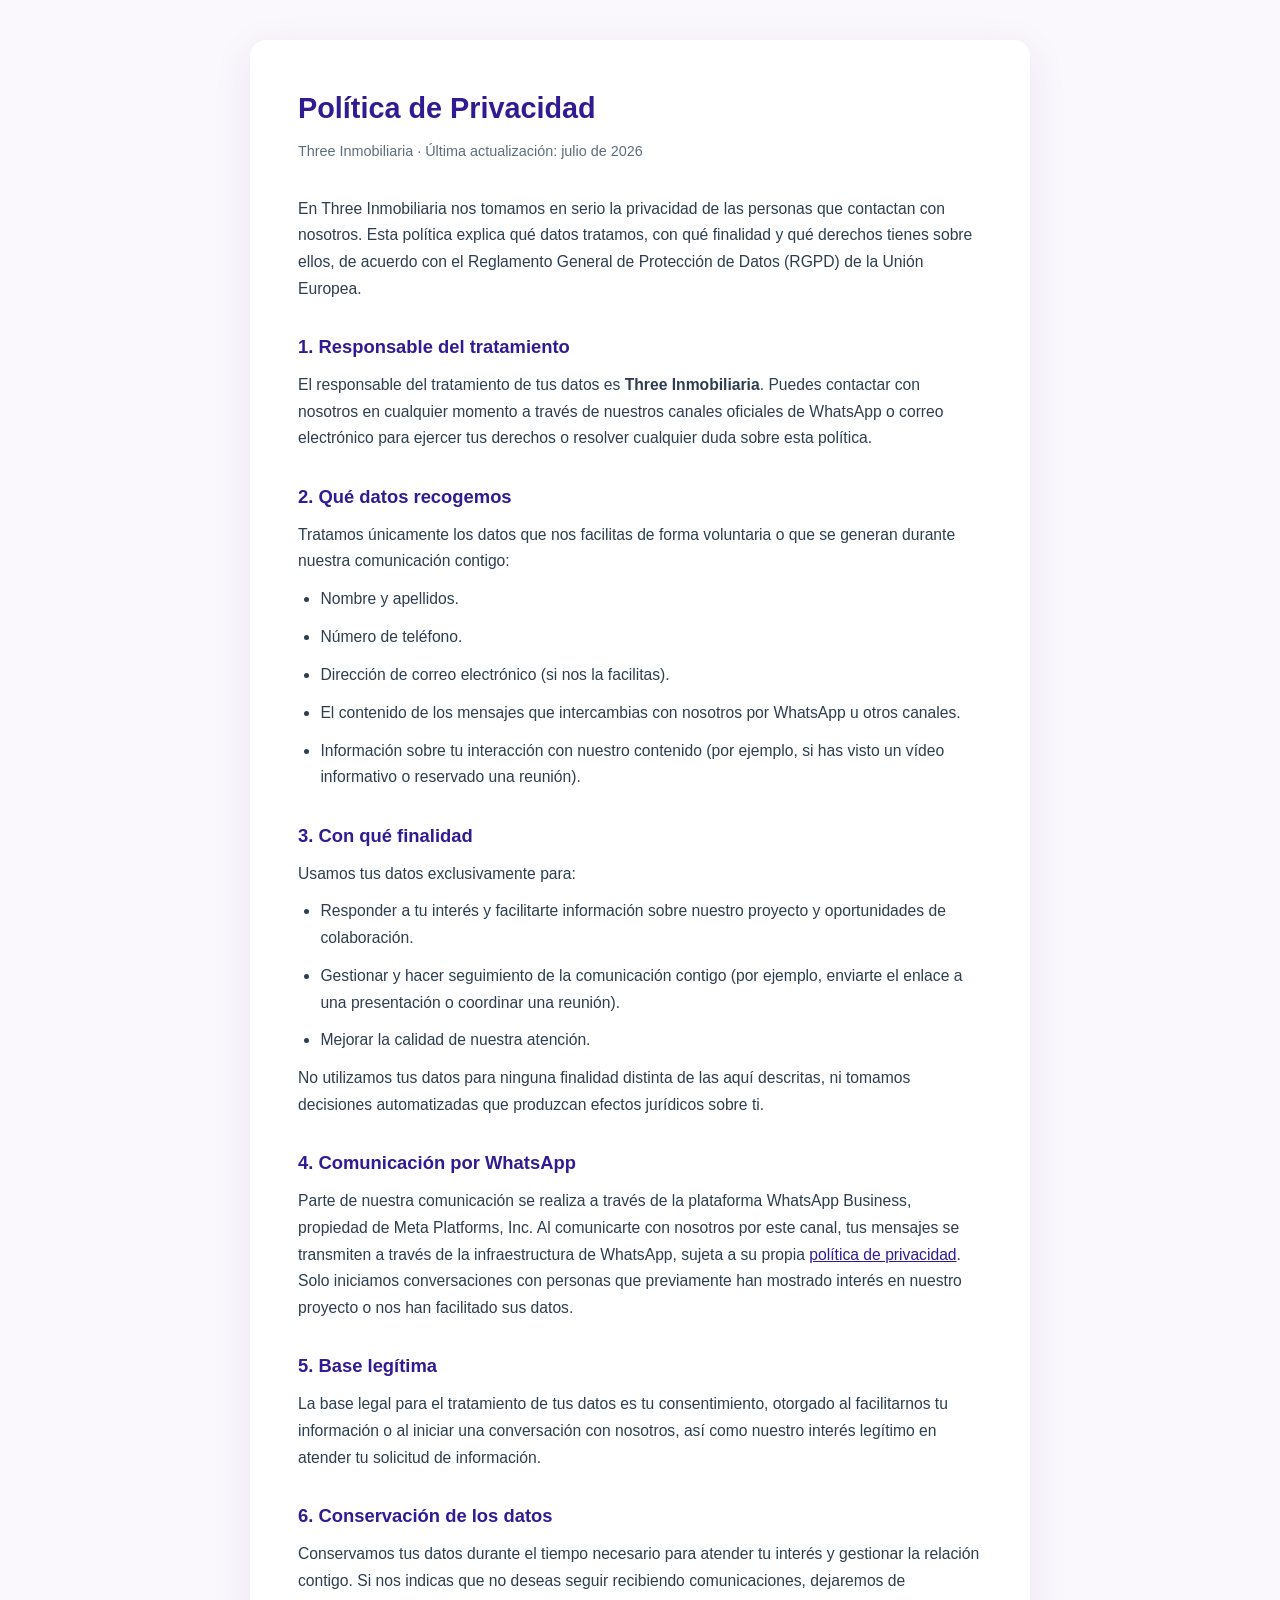
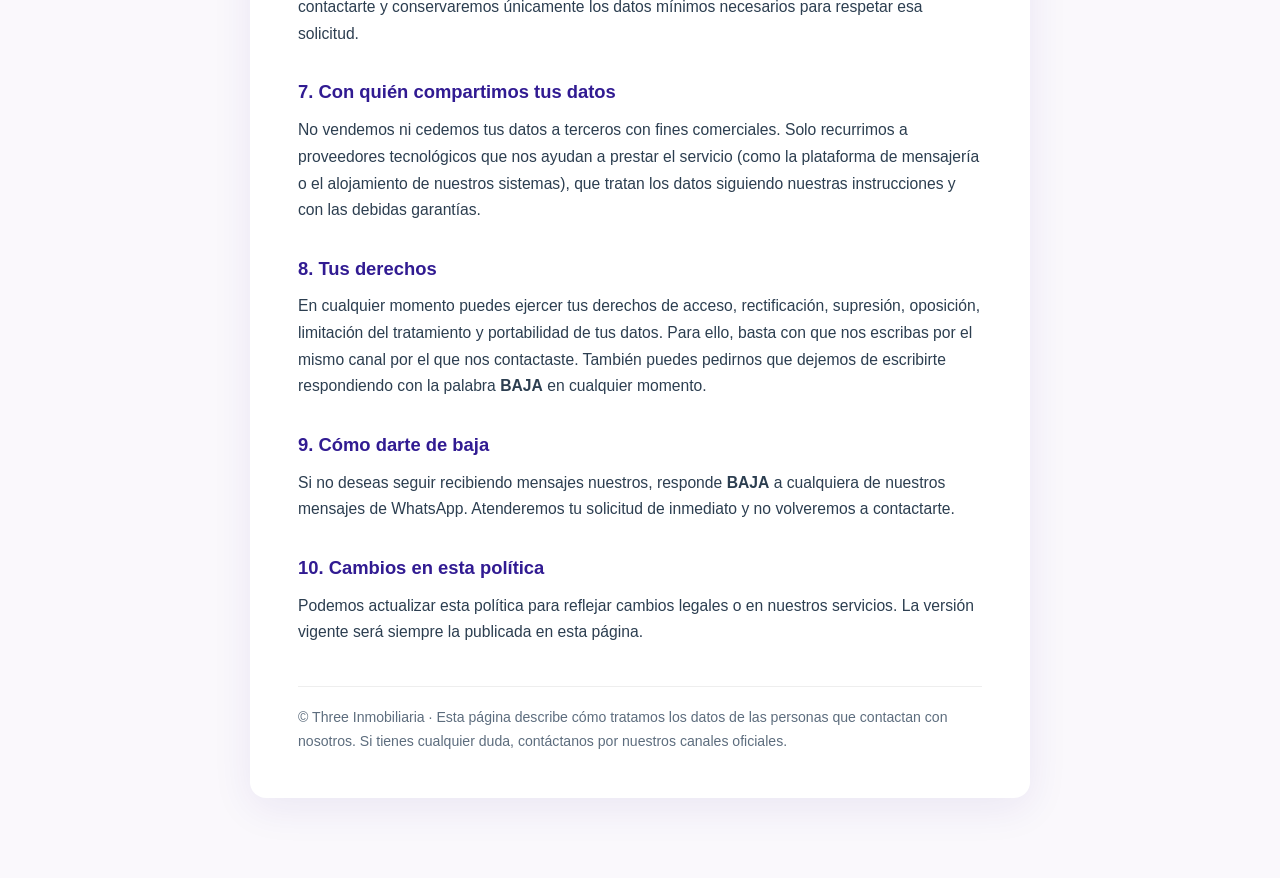
<file: privacidad.html>
<!DOCTYPE html>
<html lang="es">
<head>
  <meta charset="UTF-8">
  <meta name="viewport" content="width=device-width, initial-scale=1.0">
  <title>Política de Privacidad · Three Inmobiliaria</title>
  <style>
    :root { --purple:#311B92; --ink:#2c3e50; --muted:#5d6d7e; }
    * { box-sizing: border-box; margin: 0; padding: 0; }
    body { font-family: -apple-system, "Segoe UI", Roboto, Arial, sans-serif; color: var(--ink); line-height: 1.7; background: #faf8fc; padding: 40px 20px 80px; }
    .wrap { max-width: 780px; margin: 0 auto; background: #fff; border-radius: 16px; padding: 44px 48px; box-shadow: 0 10px 40px rgba(49,27,146,.08); }
    h1 { color: var(--purple); font-size: 1.8rem; margin-bottom: .4rem; }
    .fecha { color: var(--muted); font-size: .9rem; margin-bottom: 2rem; }
    h2 { color: var(--purple); font-size: 1.15rem; margin: 1.8rem 0 .6rem; }
    p, li { color: var(--ink); font-size: .98rem; margin-bottom: .7rem; }
    ul { padding-left: 1.4rem; }
    a { color: var(--purple); }
    .foot { margin-top: 2.5rem; padding-top: 1.2rem; border-top: 1px solid #eee; color: var(--muted); font-size: .88rem; }
  </style>
</head>
<body>
  <div class="wrap">
    <h1>Política de Privacidad</h1>
    <p class="fecha">Three Inmobiliaria · Última actualización: julio de 2026</p>

    <p>En Three Inmobiliaria nos tomamos en serio la privacidad de las personas que contactan con nosotros. Esta política explica qué datos tratamos, con qué finalidad y qué derechos tienes sobre ellos, de acuerdo con el Reglamento General de Protección de Datos (RGPD) de la Unión Europea.</p>

    <h2>1. Responsable del tratamiento</h2>
    <p>El responsable del tratamiento de tus datos es <strong>Three Inmobiliaria</strong>. Puedes contactar con nosotros en cualquier momento a través de nuestros canales oficiales de WhatsApp o correo electrónico para ejercer tus derechos o resolver cualquier duda sobre esta política.</p>

    <h2>2. Qué datos recogemos</h2>
    <p>Tratamos únicamente los datos que nos facilitas de forma voluntaria o que se generan durante nuestra comunicación contigo:</p>
    <ul>
      <li>Nombre y apellidos.</li>
      <li>Número de teléfono.</li>
      <li>Dirección de correo electrónico (si nos la facilitas).</li>
      <li>El contenido de los mensajes que intercambias con nosotros por WhatsApp u otros canales.</li>
      <li>Información sobre tu interacción con nuestro contenido (por ejemplo, si has visto un vídeo informativo o reservado una reunión).</li>
    </ul>

    <h2>3. Con qué finalidad</h2>
    <p>Usamos tus datos exclusivamente para:</p>
    <ul>
      <li>Responder a tu interés y facilitarte información sobre nuestro proyecto y oportunidades de colaboración.</li>
      <li>Gestionar y hacer seguimiento de la comunicación contigo (por ejemplo, enviarte el enlace a una presentación o coordinar una reunión).</li>
      <li>Mejorar la calidad de nuestra atención.</li>
    </ul>
    <p>No utilizamos tus datos para ninguna finalidad distinta de las aquí descritas, ni tomamos decisiones automatizadas que produzcan efectos jurídicos sobre ti.</p>

    <h2>4. Comunicación por WhatsApp</h2>
    <p>Parte de nuestra comunicación se realiza a través de la plataforma WhatsApp Business, propiedad de Meta Platforms, Inc. Al comunicarte con nosotros por este canal, tus mensajes se transmiten a través de la infraestructura de WhatsApp, sujeta a su propia <a href="https://www.whatsapp.com/legal/privacy-policy" target="_blank" rel="noopener">política de privacidad</a>. Solo iniciamos conversaciones con personas que previamente han mostrado interés en nuestro proyecto o nos han facilitado sus datos.</p>

    <h2>5. Base legítima</h2>
    <p>La base legal para el tratamiento de tus datos es tu consentimiento, otorgado al facilitarnos tu información o al iniciar una conversación con nosotros, así como nuestro interés legítimo en atender tu solicitud de información.</p>

    <h2>6. Conservación de los datos</h2>
    <p>Conservamos tus datos durante el tiempo necesario para atender tu interés y gestionar la relación contigo. Si nos indicas que no deseas seguir recibiendo comunicaciones, dejaremos de contactarte y conservaremos únicamente los datos mínimos necesarios para respetar esa solicitud.</p>

    <h2>7. Con quién compartimos tus datos</h2>
    <p>No vendemos ni cedemos tus datos a terceros con fines comerciales. Solo recurrimos a proveedores tecnológicos que nos ayudan a prestar el servicio (como la plataforma de mensajería o el alojamiento de nuestros sistemas), que tratan los datos siguiendo nuestras instrucciones y con las debidas garantías.</p>

    <h2>8. Tus derechos</h2>
    <p>En cualquier momento puedes ejercer tus derechos de acceso, rectificación, supresión, oposición, limitación del tratamiento y portabilidad de tus datos. Para ello, basta con que nos escribas por el mismo canal por el que nos contactaste. También puedes pedirnos que dejemos de escribirte respondiendo con la palabra <strong>BAJA</strong> en cualquier momento.</p>

    <h2>9. Cómo darte de baja</h2>
    <p>Si no deseas seguir recibiendo mensajes nuestros, responde <strong>BAJA</strong> a cualquiera de nuestros mensajes de WhatsApp. Atenderemos tu solicitud de inmediato y no volveremos a contactarte.</p>

    <h2>10. Cambios en esta política</h2>
    <p>Podemos actualizar esta política para reflejar cambios legales o en nuestros servicios. La versión vigente será siempre la publicada en esta página.</p>

    <div class="foot">
      © Three Inmobiliaria · Esta página describe cómo tratamos los datos de las personas que contactan con nosotros. Si tienes cualquier duda, contáctanos por nuestros canales oficiales.
    </div>
  </div>
</body>
</html>
</file>
